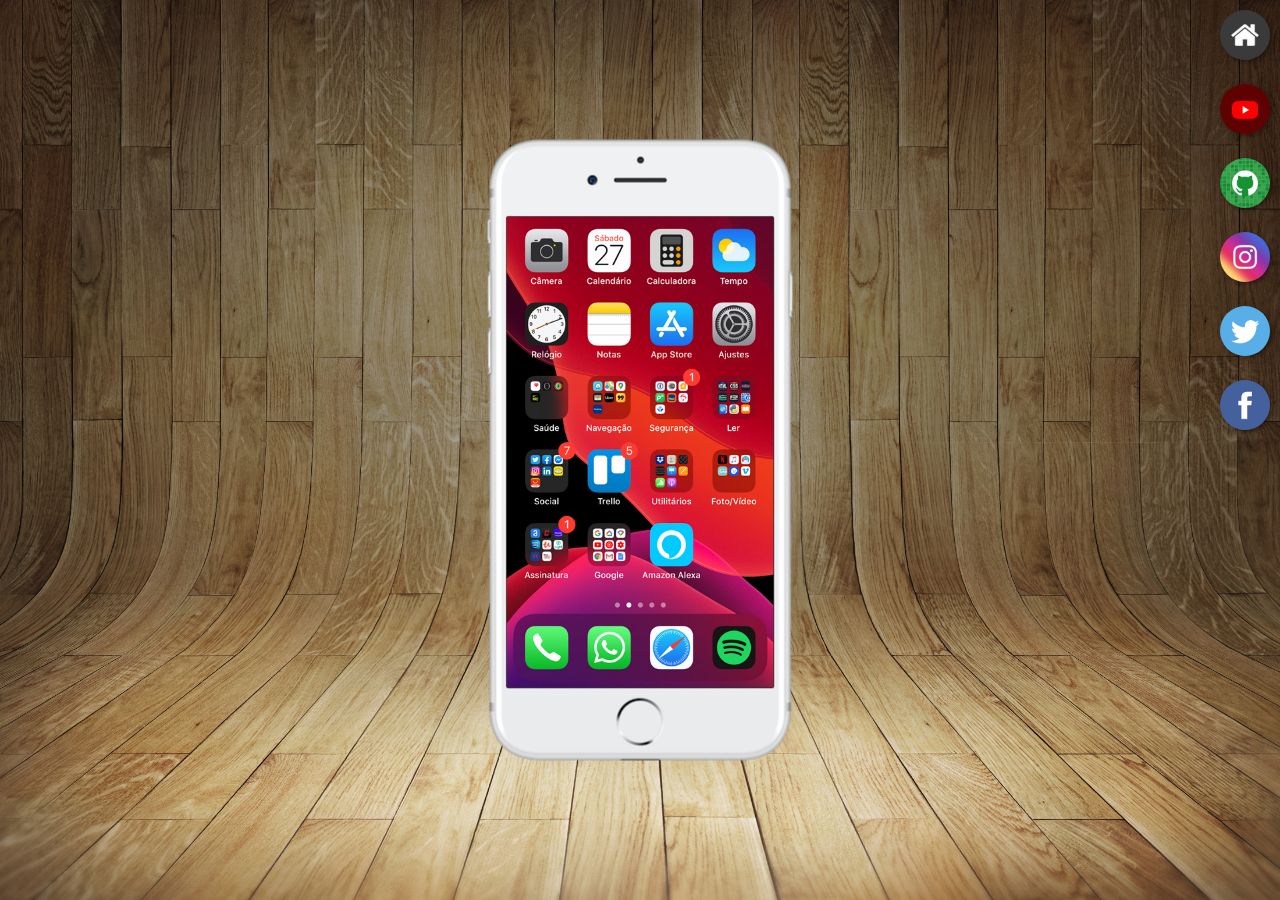
<file: index.html>
<!DOCTYPE html>
<html lang="pt-br">
<head>
    <meta charset="UTF-8">
    <meta name="viewport" content="width=device-width, initial-scale=1.0">
    <title>Projeto Redes Sociais</title>
    <link rel="shortcut icon" href="favicon.ico" type="image/x-icon">
    <link rel="stylesheet" href="estilos/style.css">
</head>
<body>
    <main>
        <section id="telefone">
            <iframe src="home.html" frameborder="0" name="tela" id="tela">
                Seu navegador não é compatível com isso
            </iframe>
        </section>
        <section id="redes-sociais">
            <a href="home.html" target="tela"><img src="imagens/logo-home.jpg" alt="Home"></a><br>
            <a href="youtube.html" target="tela"><img src="imagens/logo-youtube.jpg" alt="YouTube"></a><br>
            <a href="github.html" target="tela"><img src="imagens/logo-github.jpg" alt="Github"></a><br>
            <a href="instagram.html" target="tela"><img src="imagens/logo-instagram.jpg" alt="Instagram"></a><br>
            <a href="twitter.html" target="tela"><img src="imagens/logo-twitter.jpg" alt="Twitter"></a><br>
            <a href="facebook.html" target="tela"><img src="imagens/logo-facebook.jpg" alt="Facebook"></a><br>
        </section>
    </main>
</body>
</html>
</file>
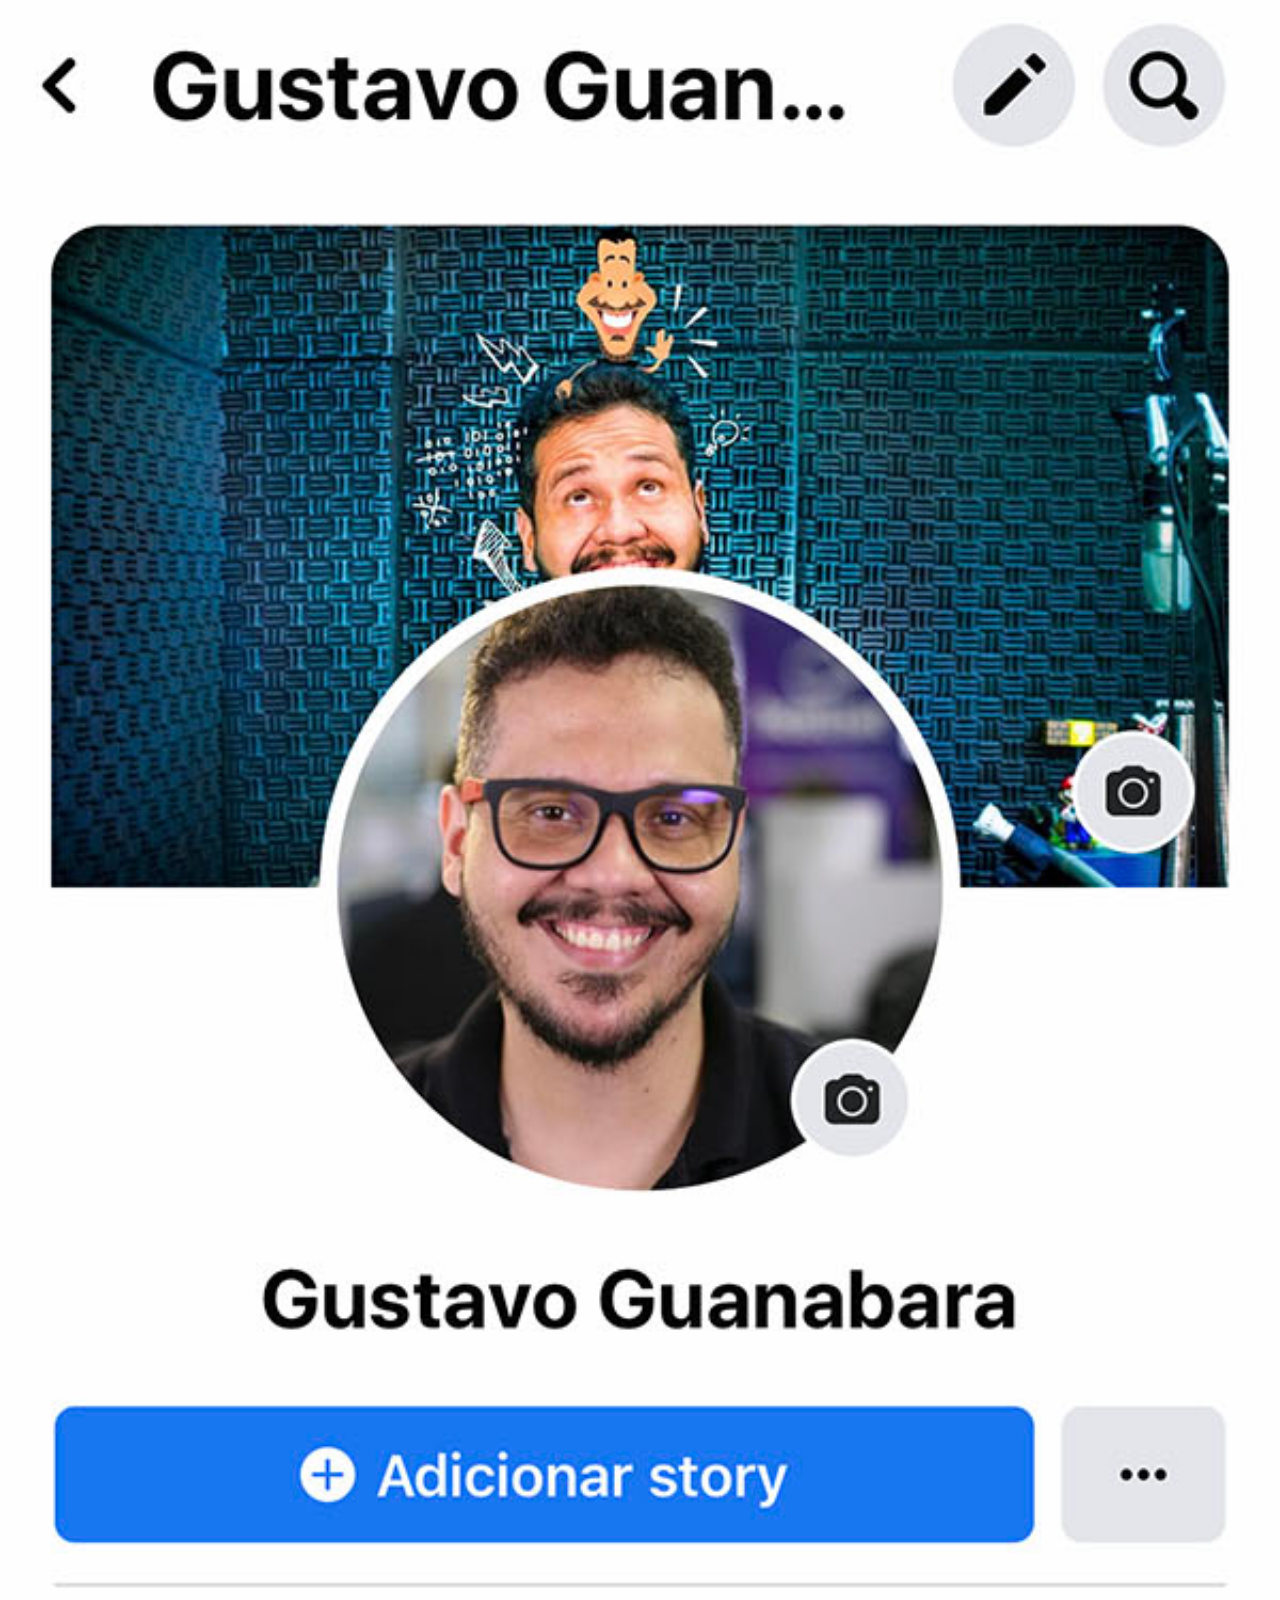
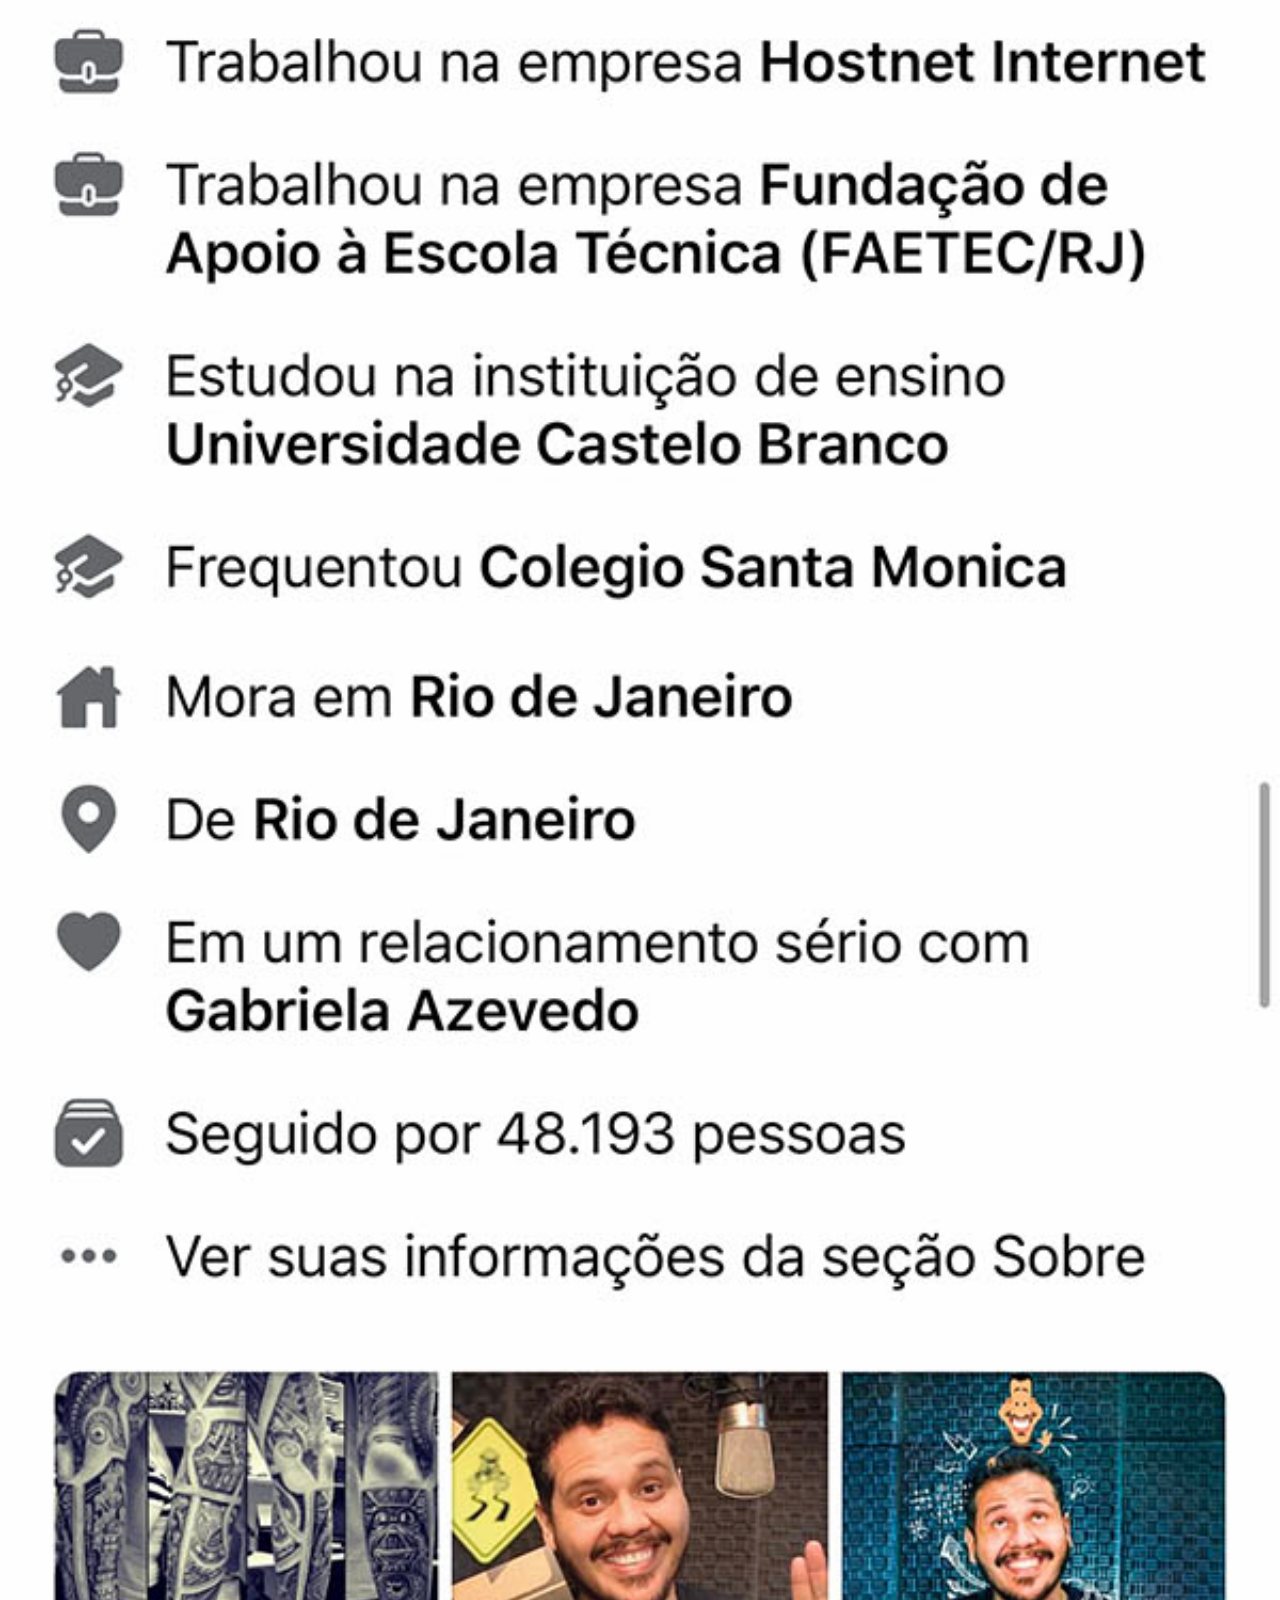
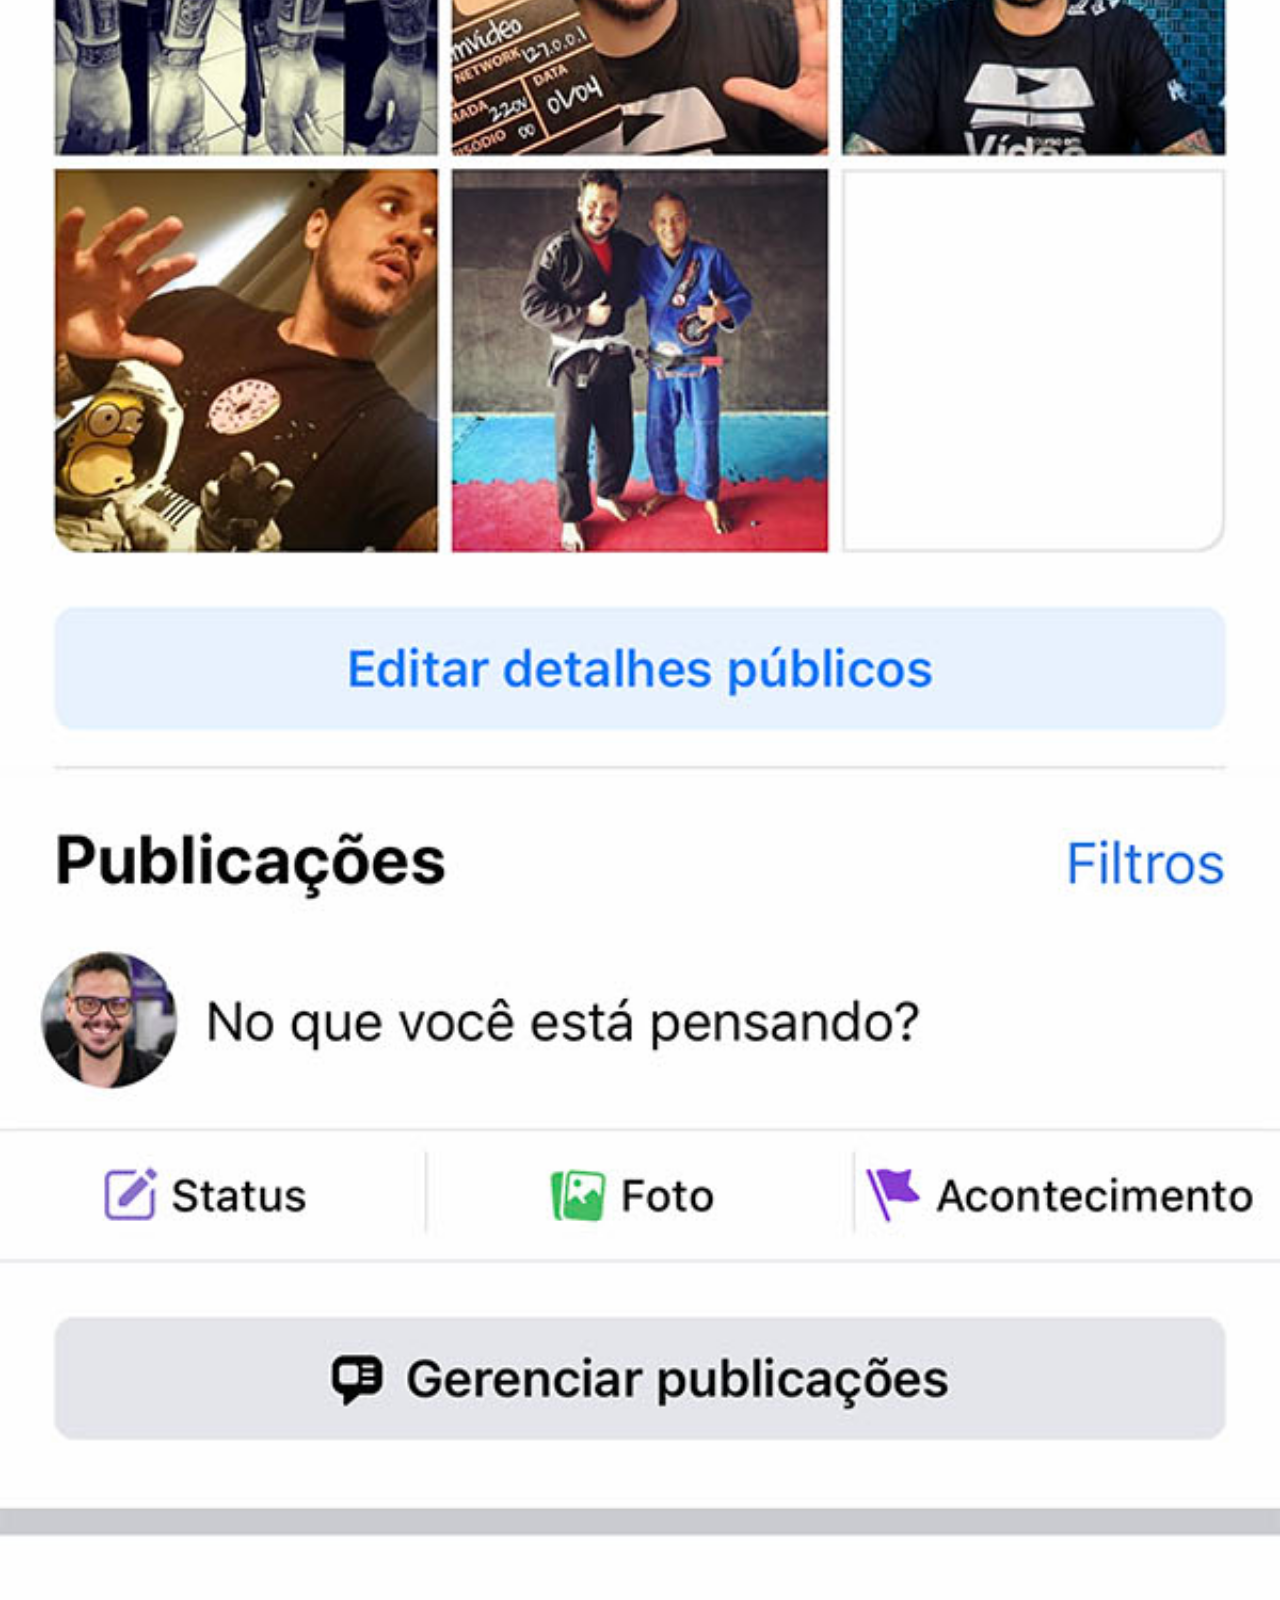
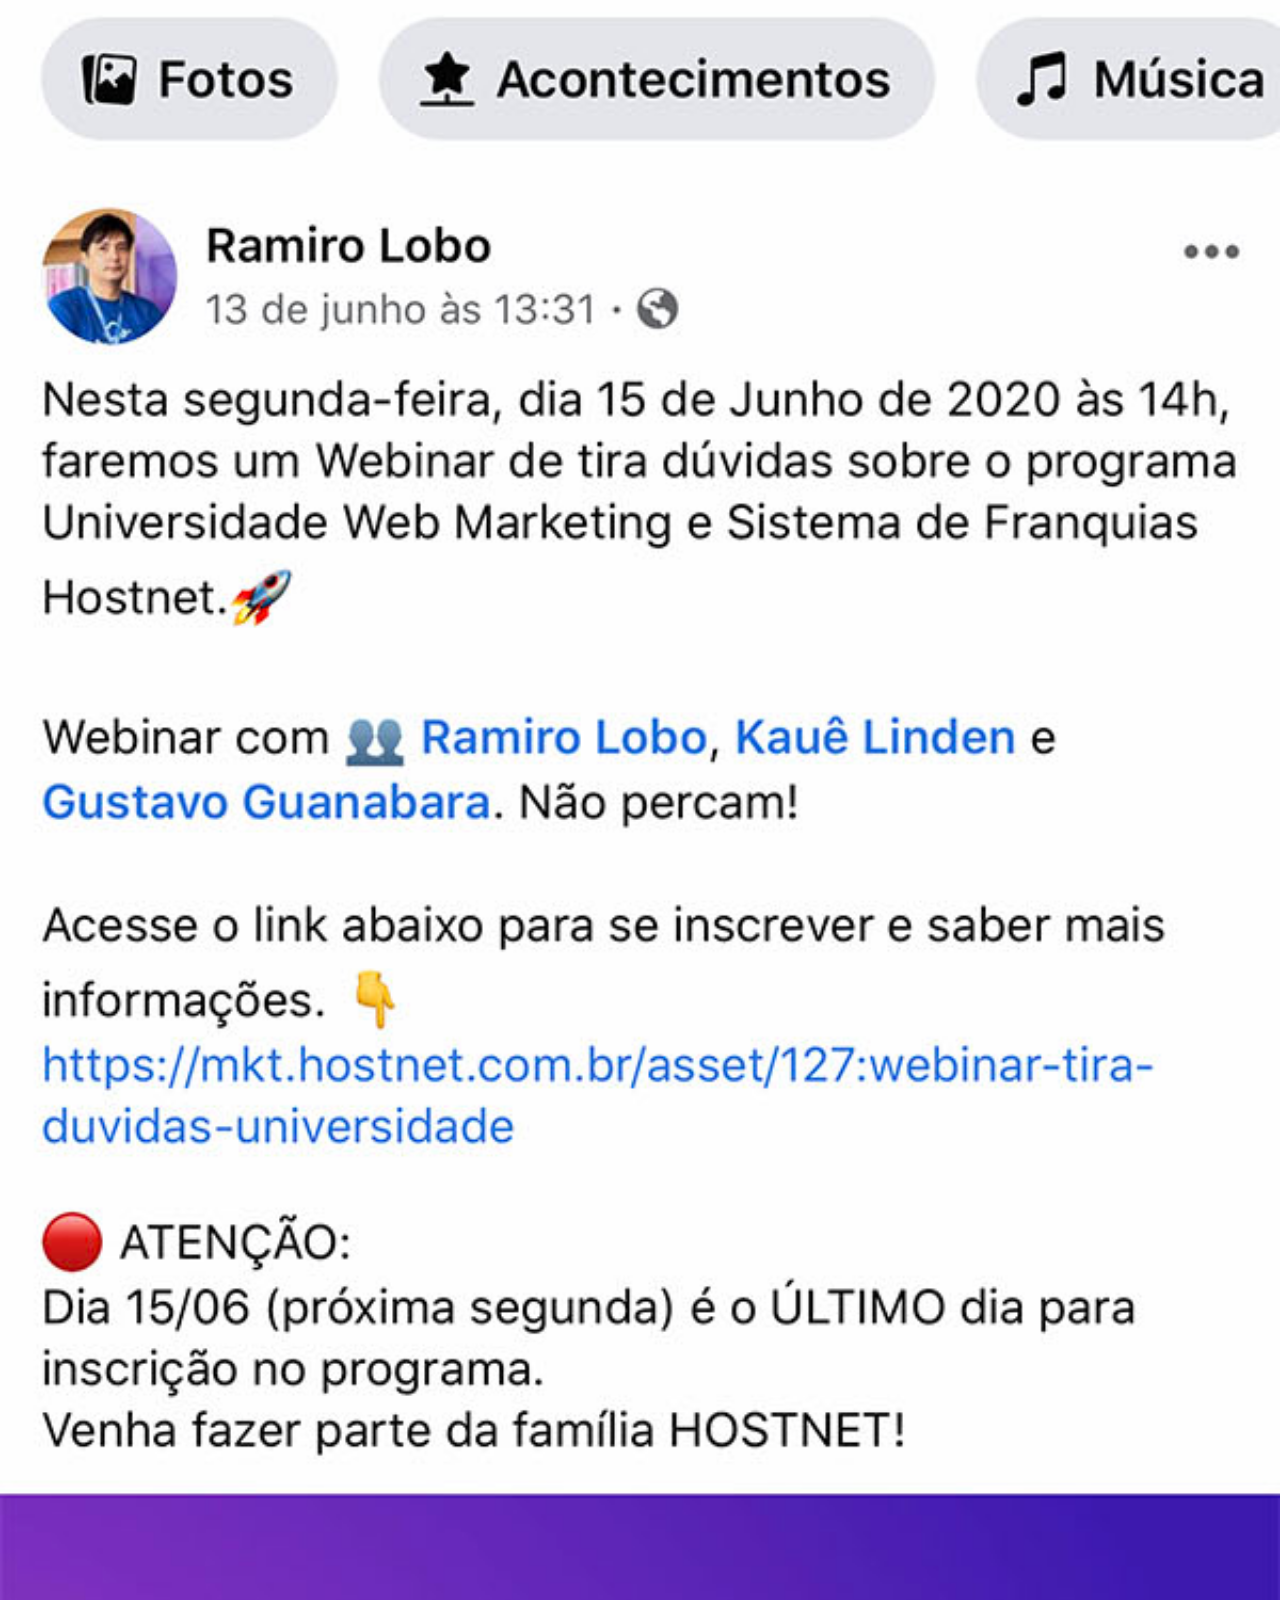
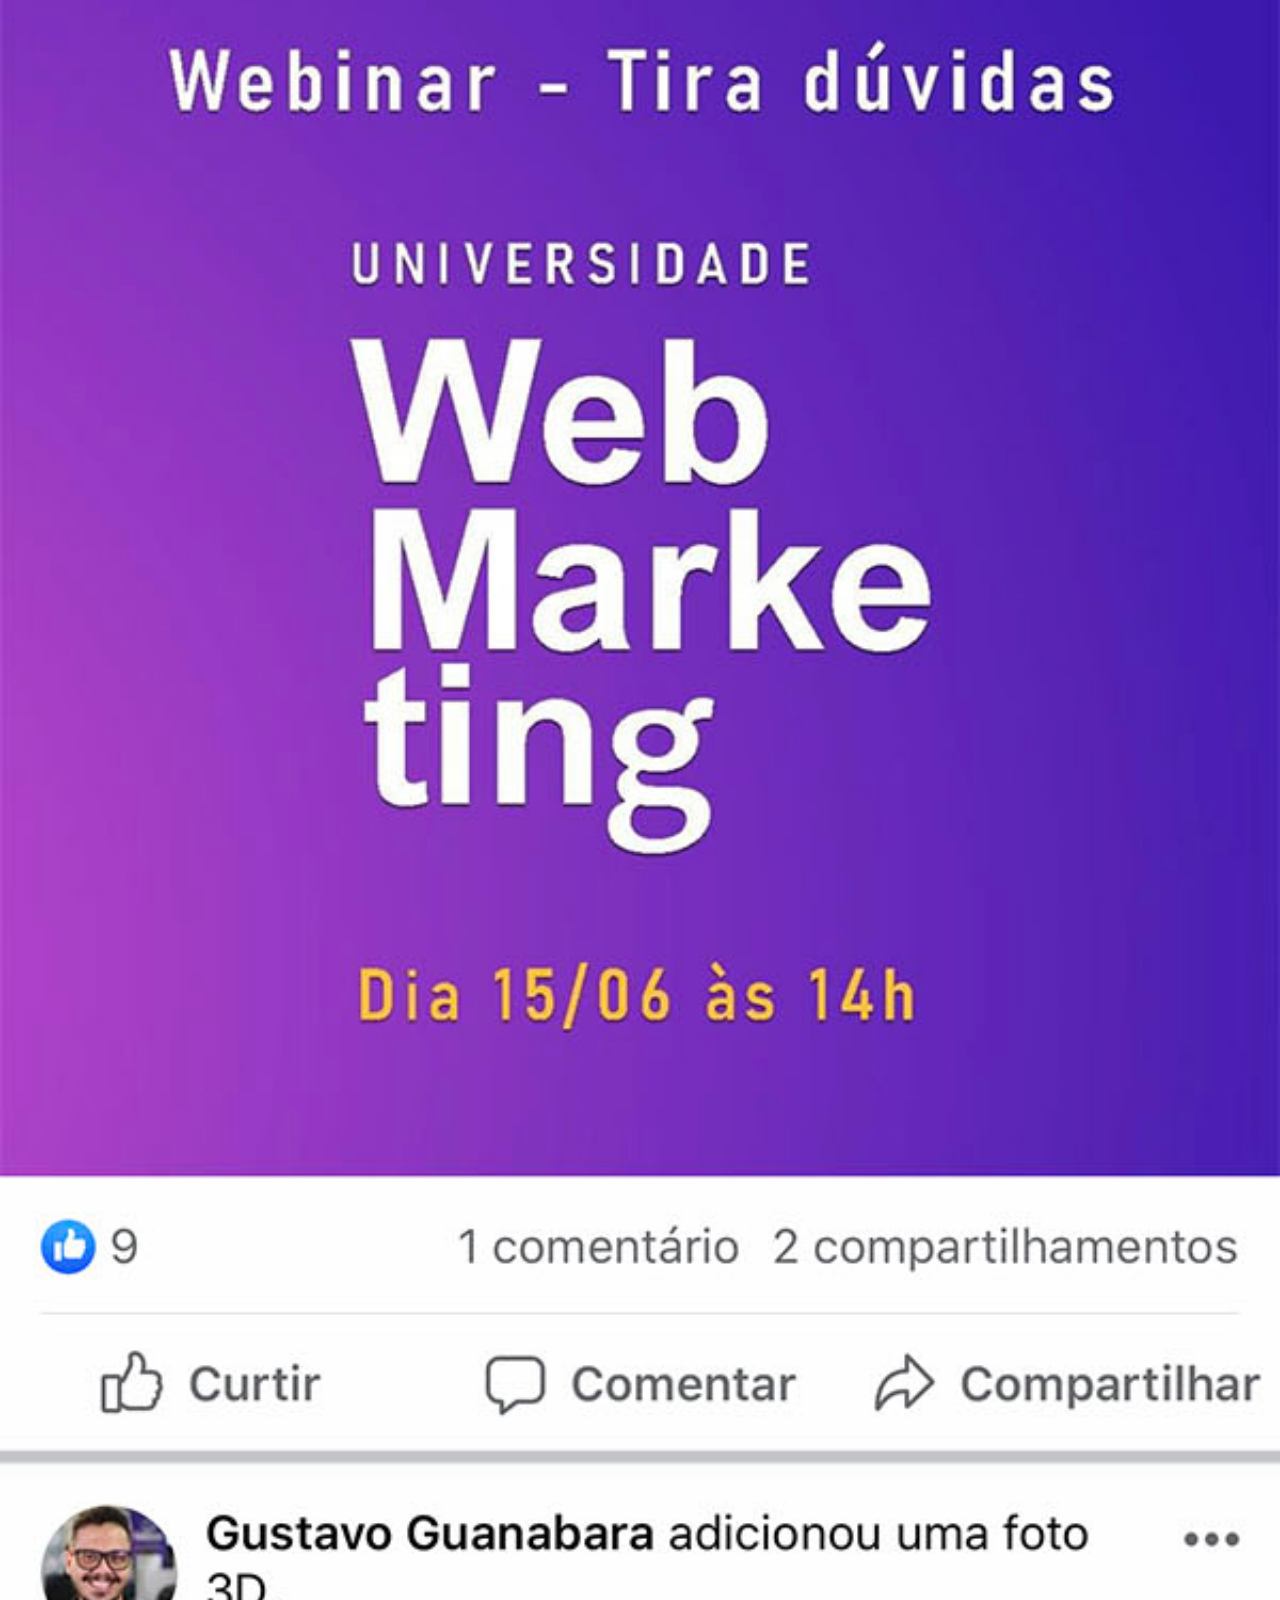
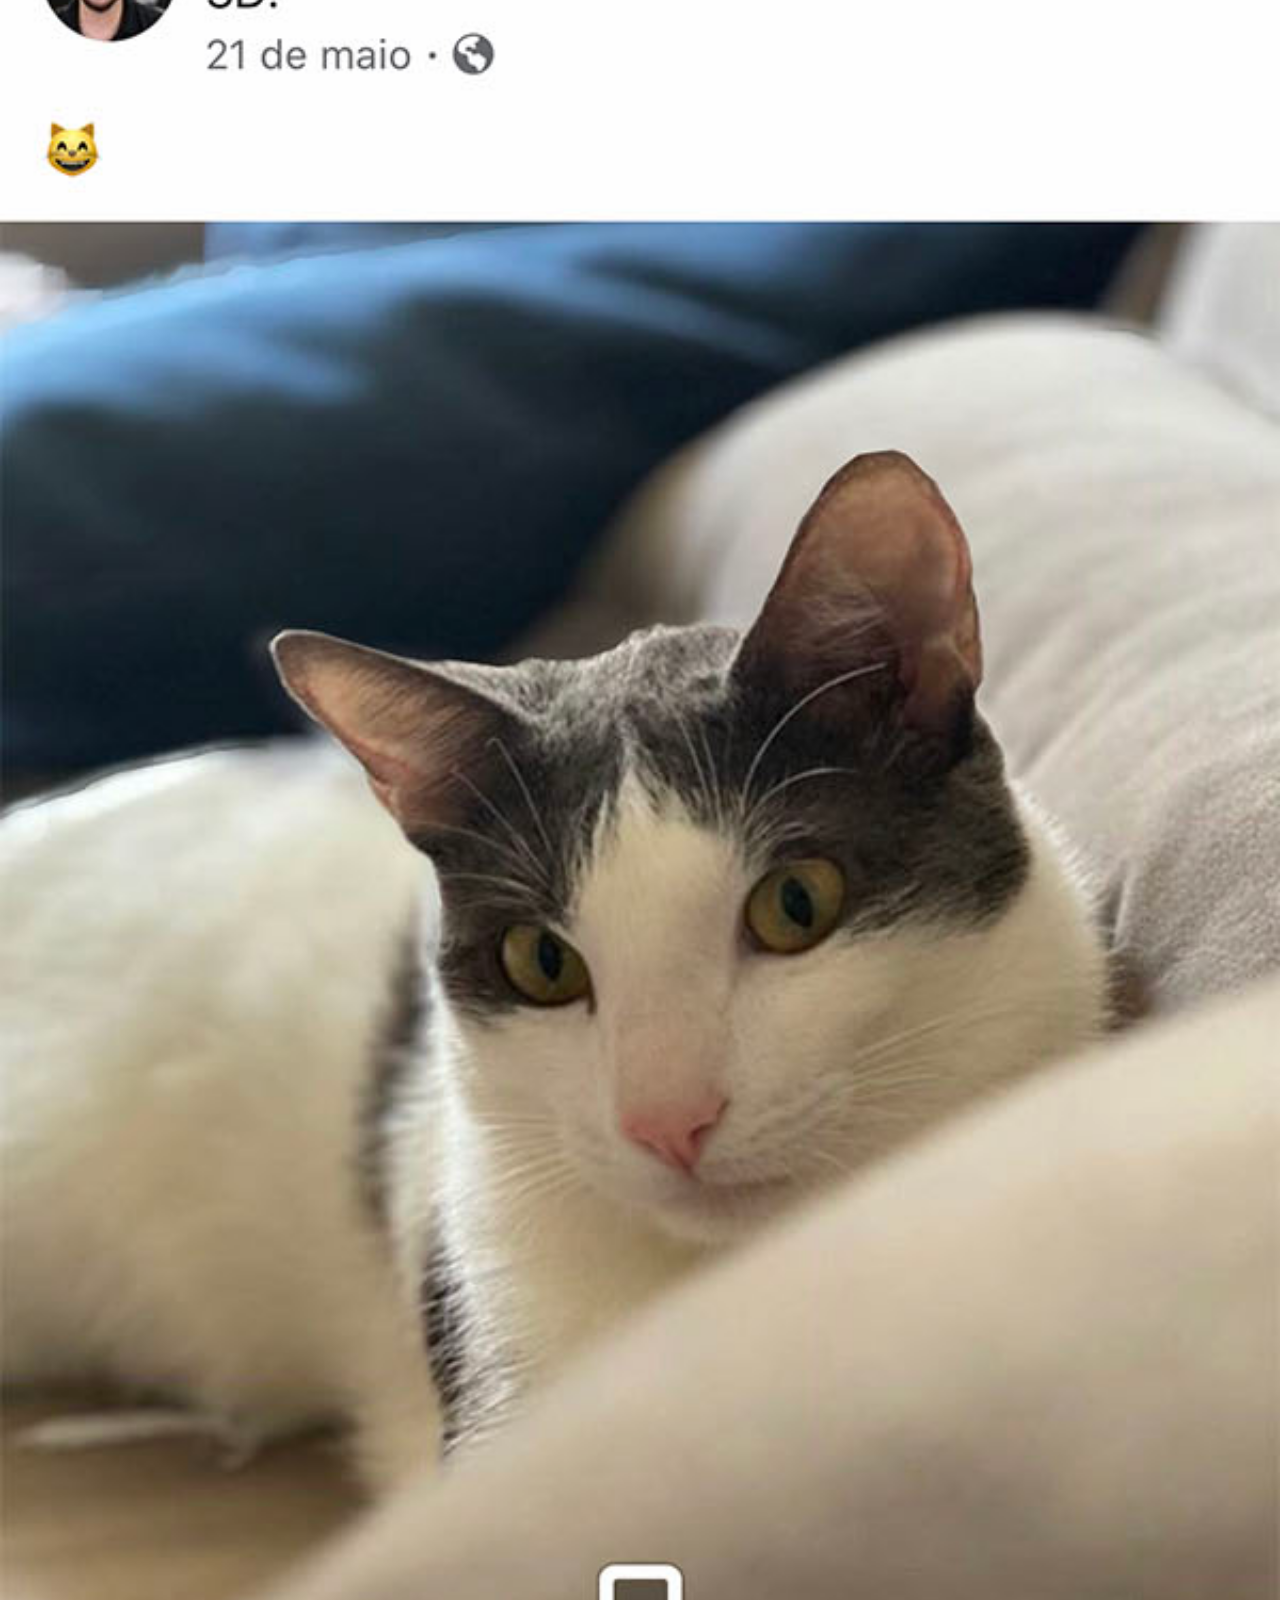
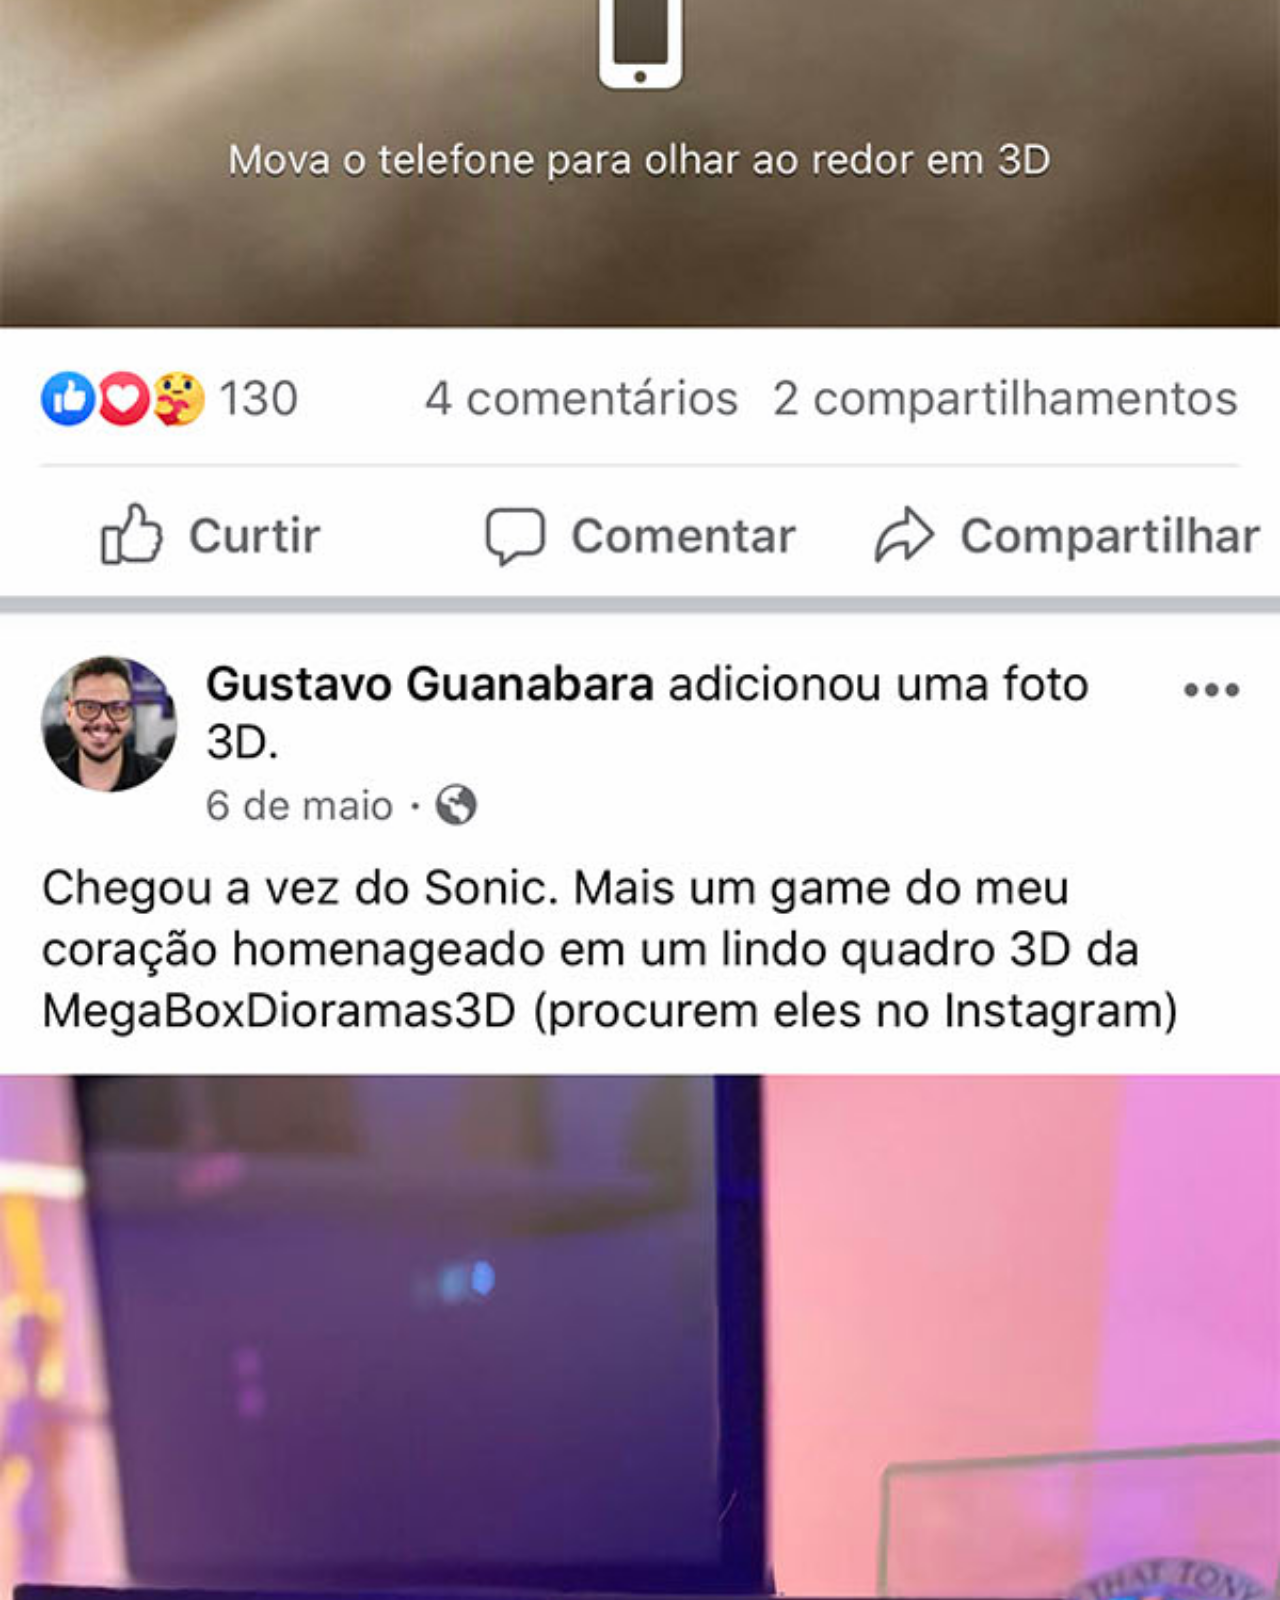
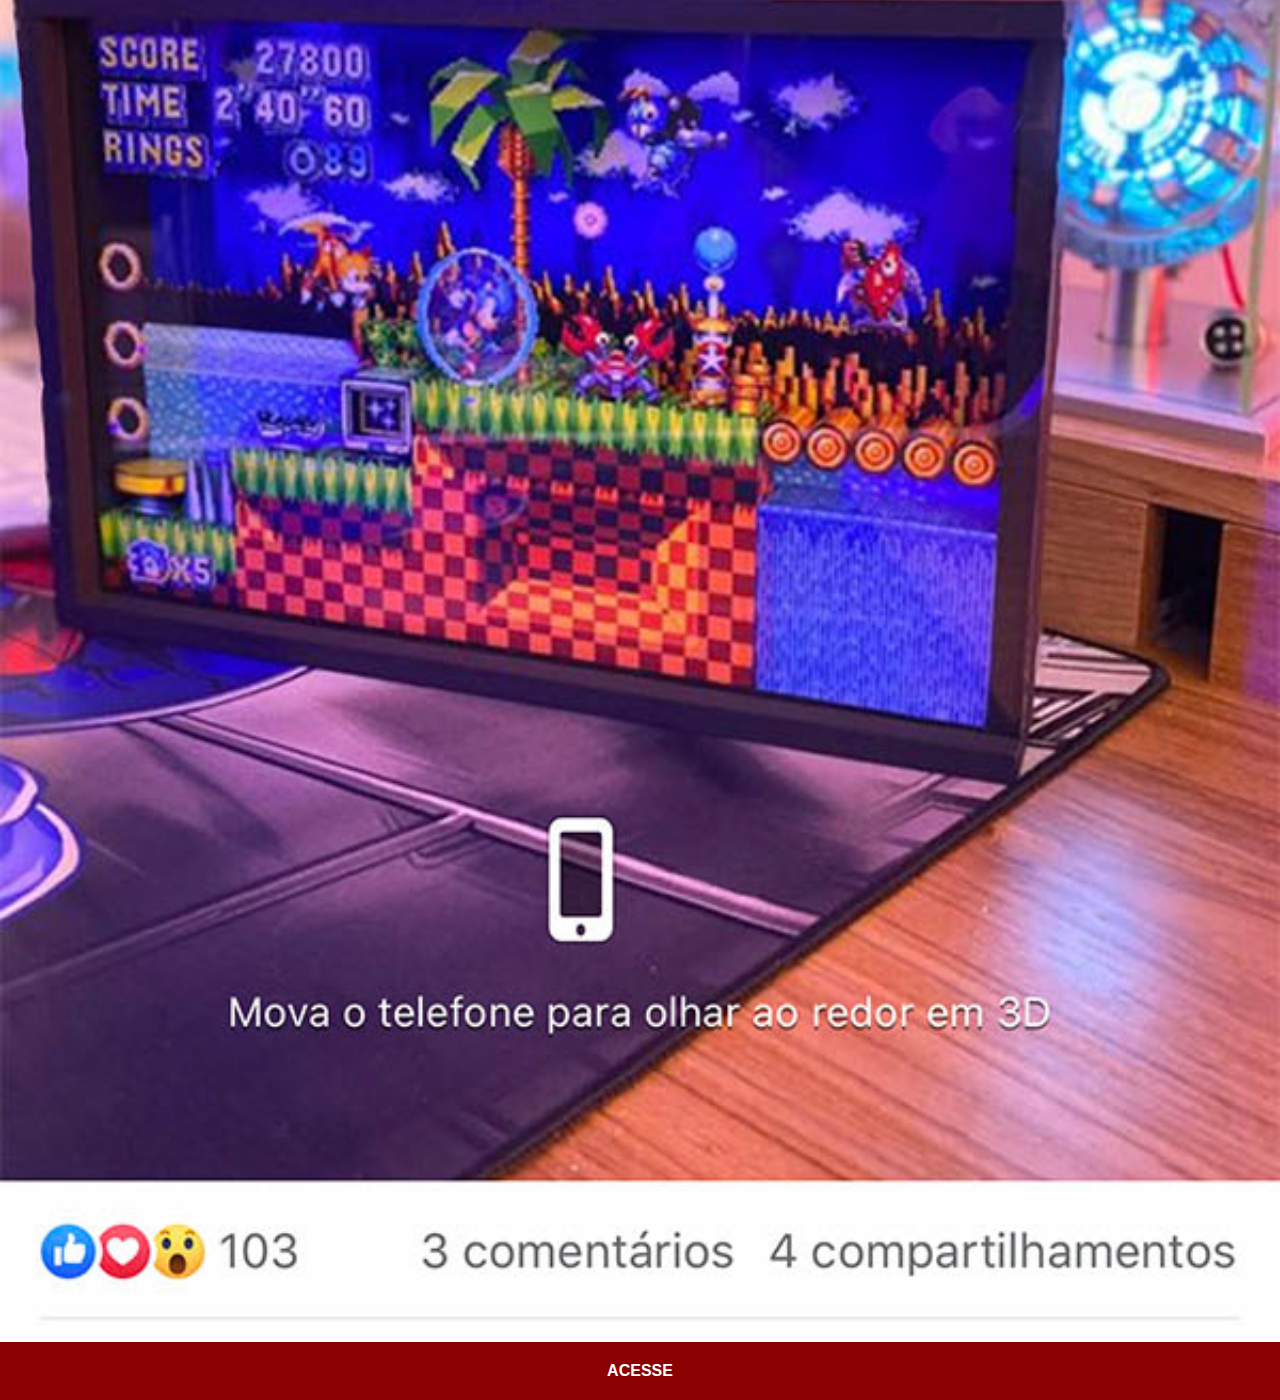
<file: facebook.html>
<!DOCTYPE html>
<html lang="pt-br">
<head>
    <meta charset="UTF-8">
    <meta name="viewport" content="width=device-width, initial-scale=1.0">
    <title>Facebook</title>
    <link rel="stylesheet" href="estilos/social.css">
</head>
<body>
    <img src="imagens/tela-facebook.jpg" alt="Facebook">
    <a href="https://www.facebook.com/gustavoguanabara/?locale=pt_BR" target="_blank">ACESSE</a>
</body>
</html>
</file>
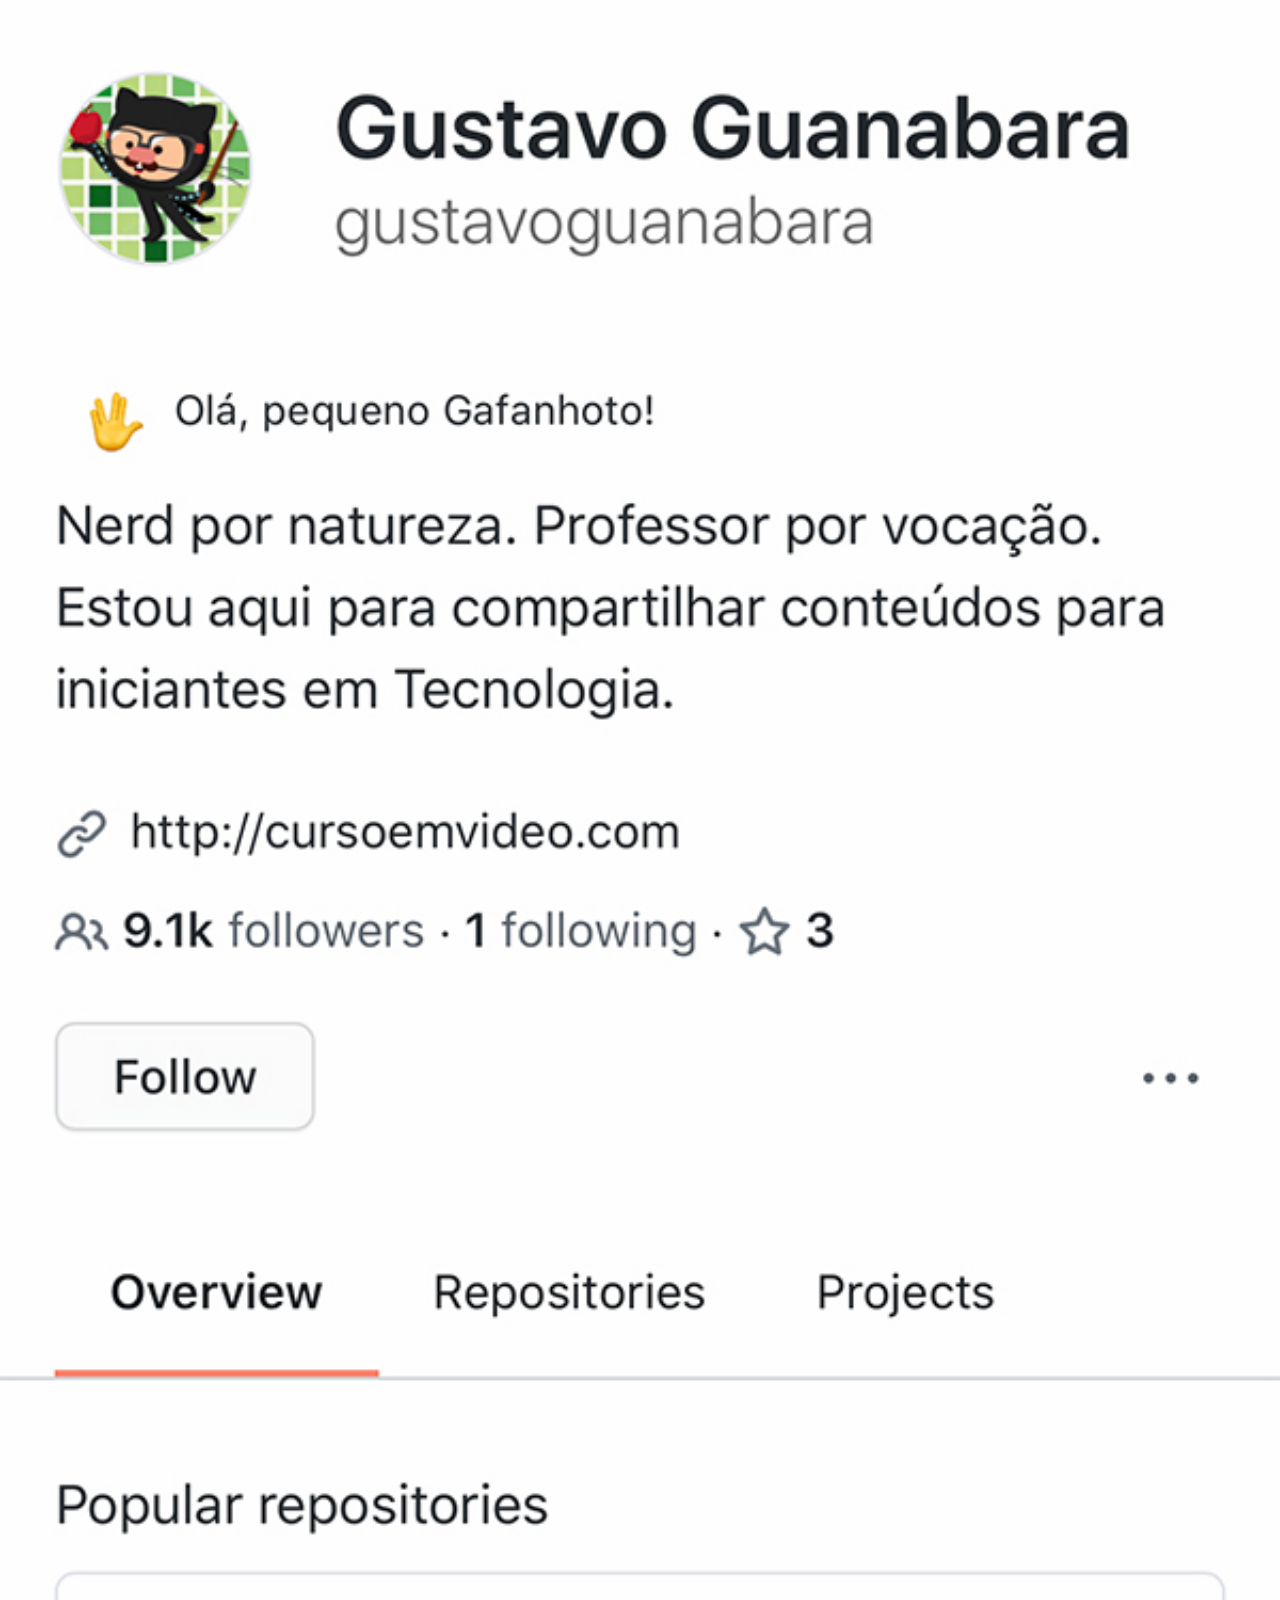
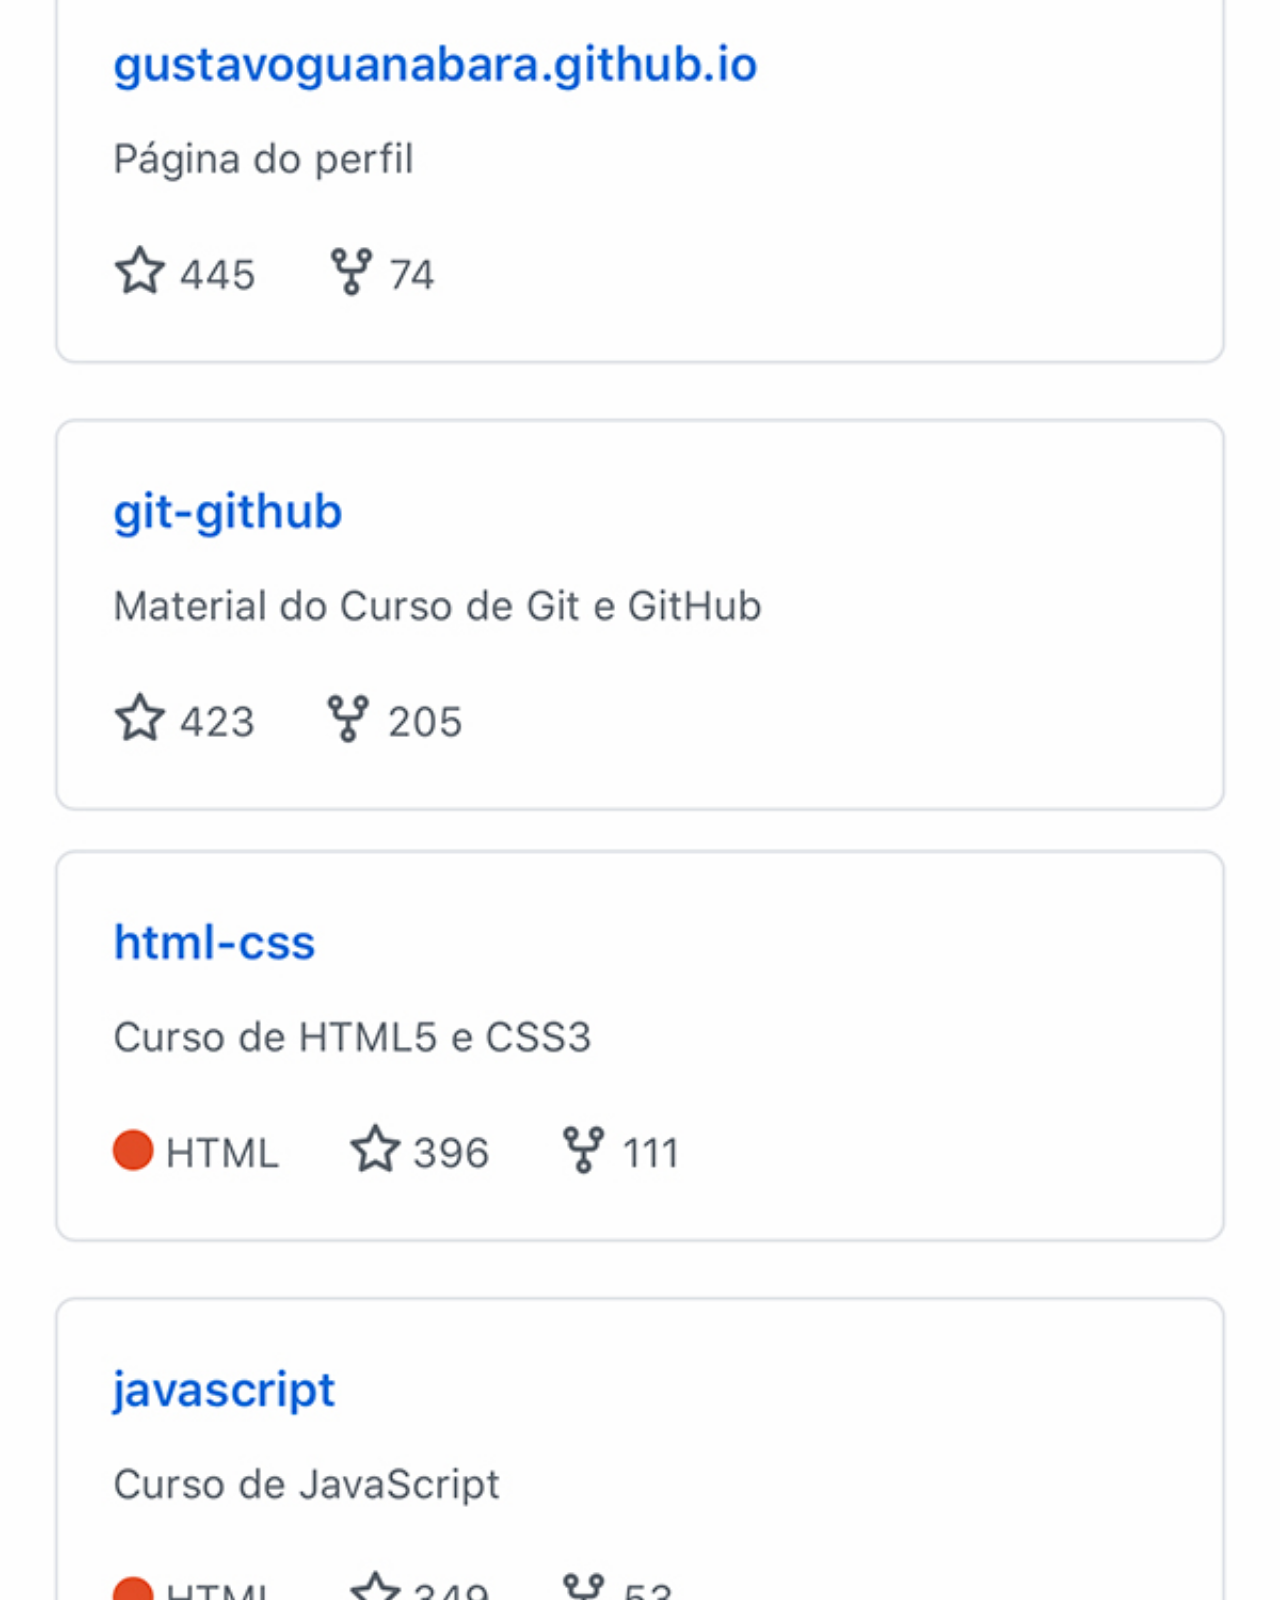
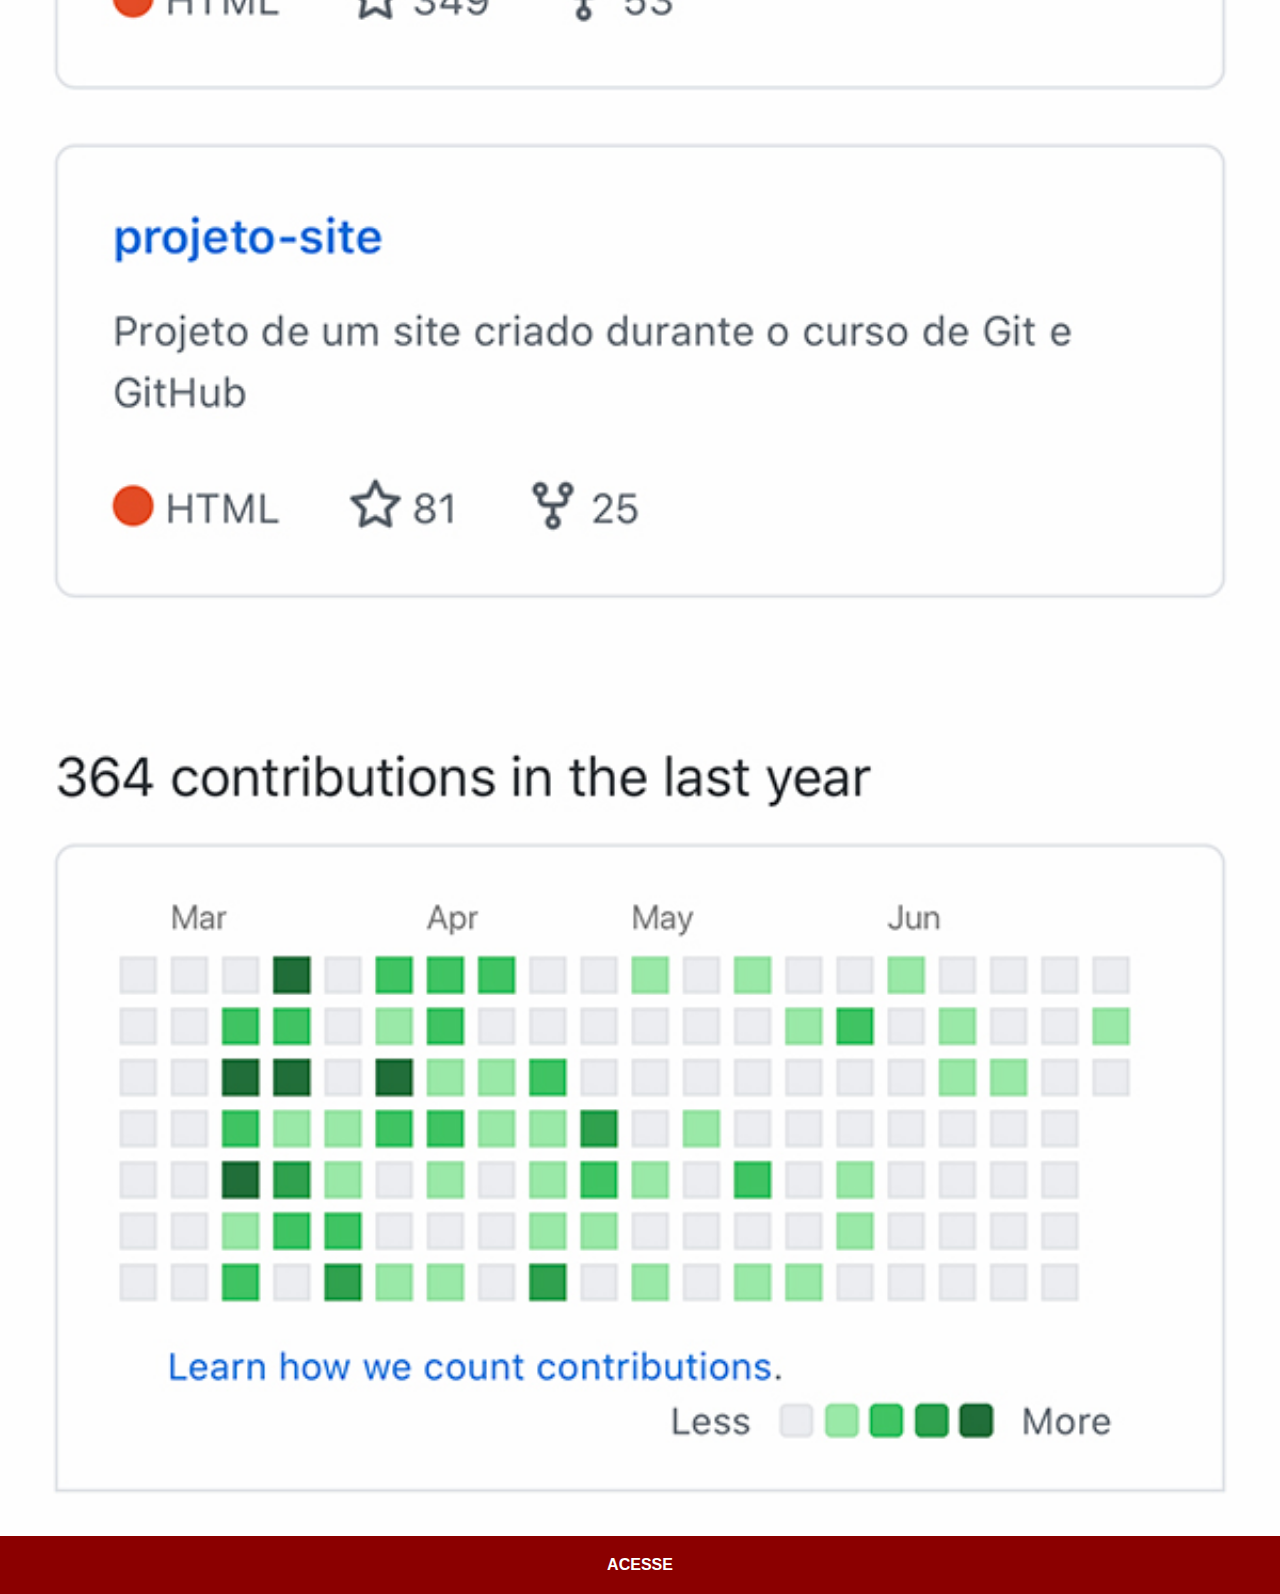
<file: github.html>
<!DOCTYPE html>
<html lang="pt-br">
<head>
    <meta charset="UTF-8">
    <meta name="viewport" content="width=device-width, initial-scale=1.0">
    <title>Github</title>
    <link rel="stylesheet" href="estilos/social.css">
</head>
<body>
    <img src="imagens/tela-github.jpg" alt="Github">
    <a href="https://github.com/gustavoguanabara" target="_blank">ACESSE</a>
</body>
</html>
</file>
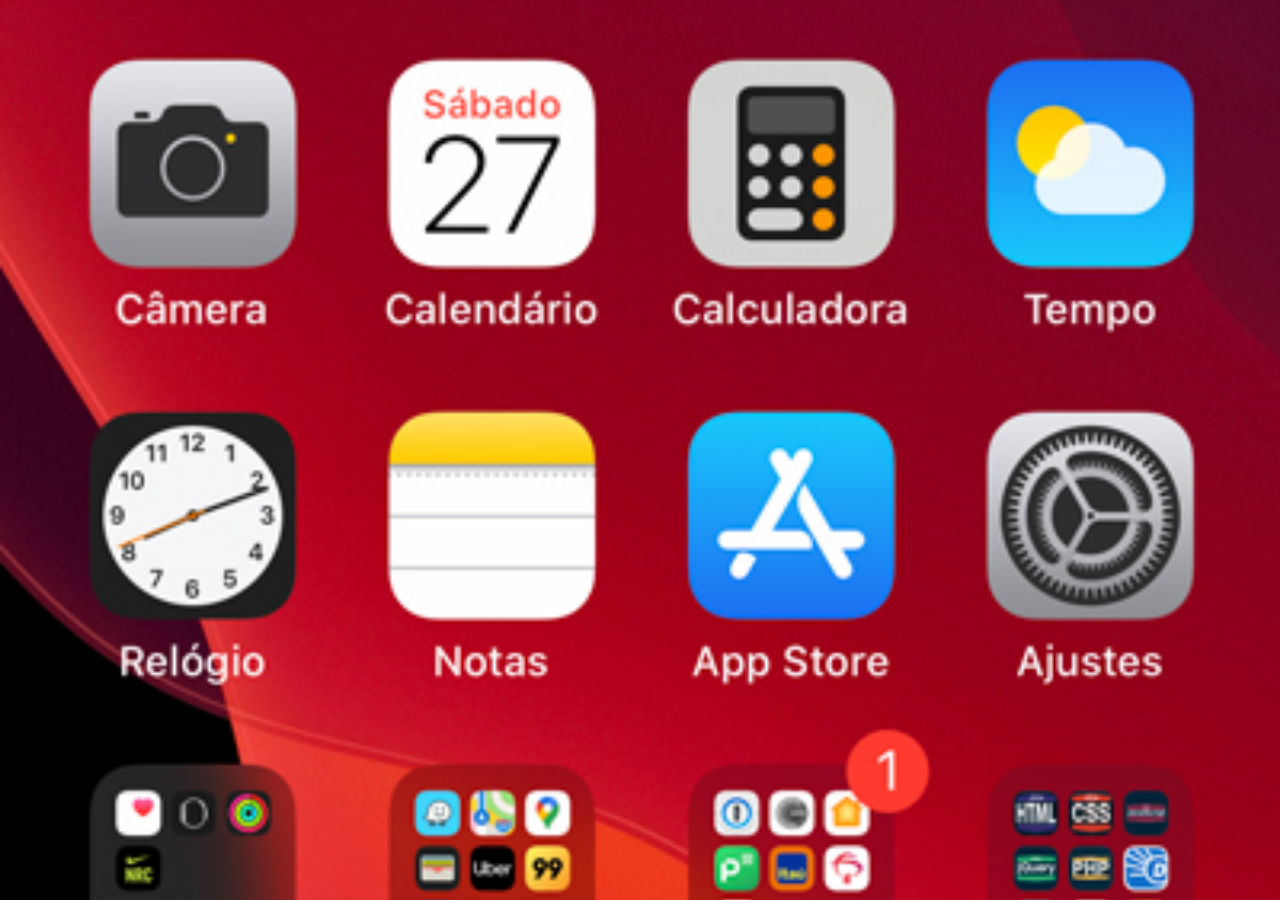
<file: home.html>
<!DOCTYPE html>
<html lang="pt-br">
<head>
    <meta charset="UTF-8">
    <meta name="viewport" content="width=device-width, initial-scale=1.0">
    <title>Home</title>
</head>
<body>
    <style>
        * {
            margin: 0px;
            padding: 0px;
        }
        body {
            width: 100vw;
            height: 100vh;
            background: black url(imagens/tela-home.jpg) no-repeat top center;
            background-size: cover;
        }
    </style>
</body>
</html>
</file>
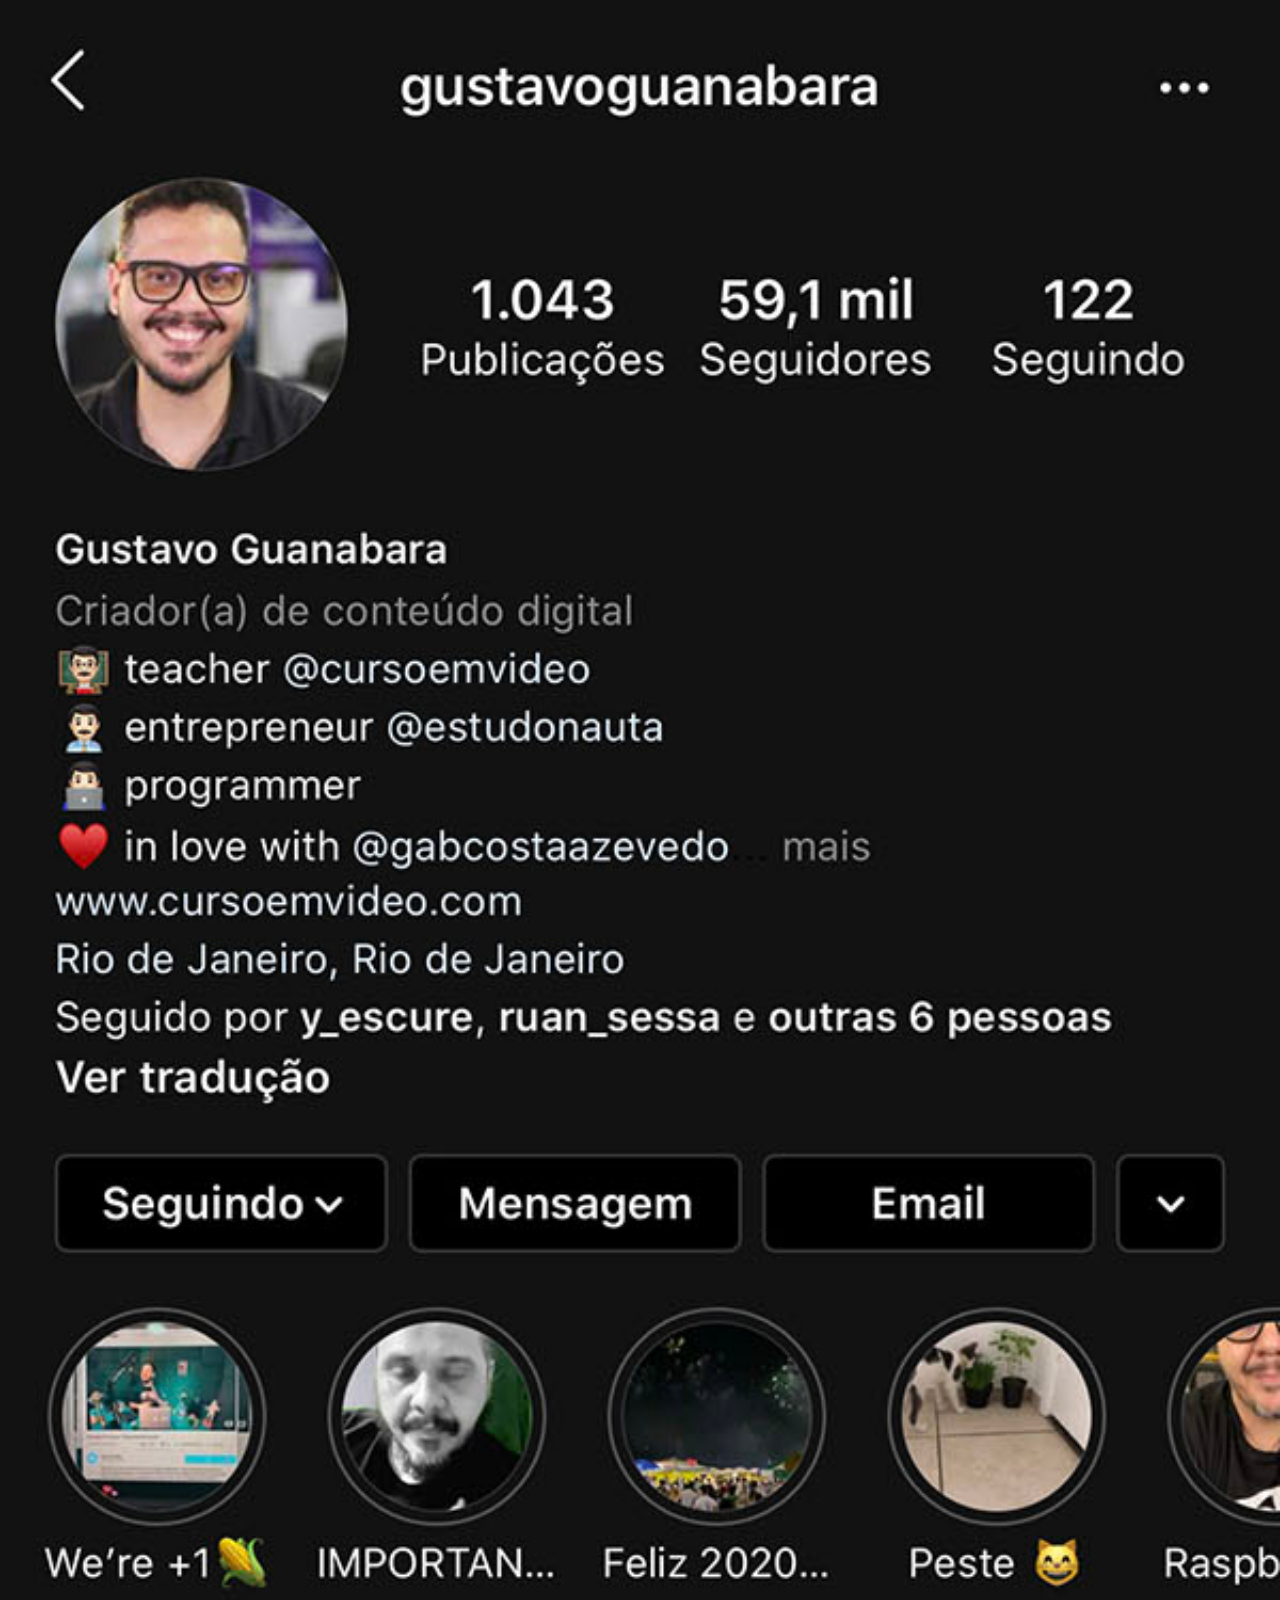
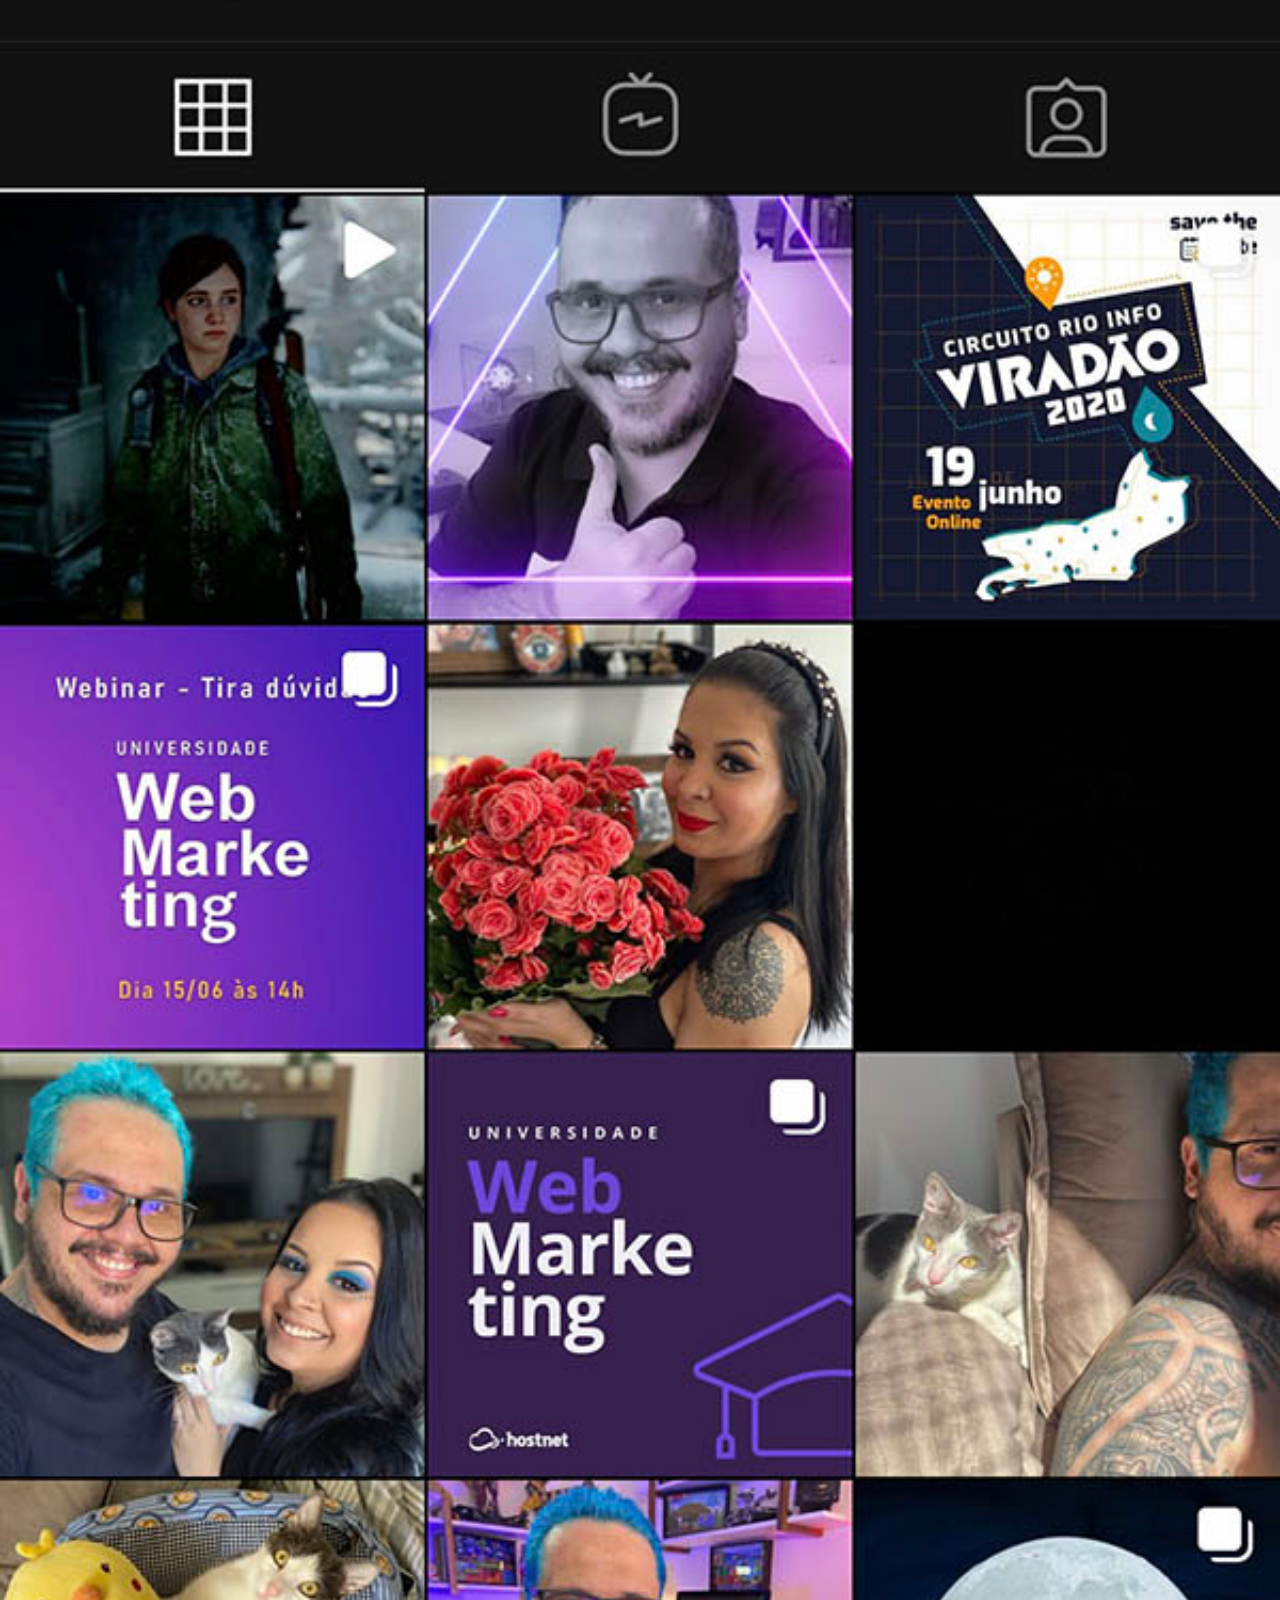
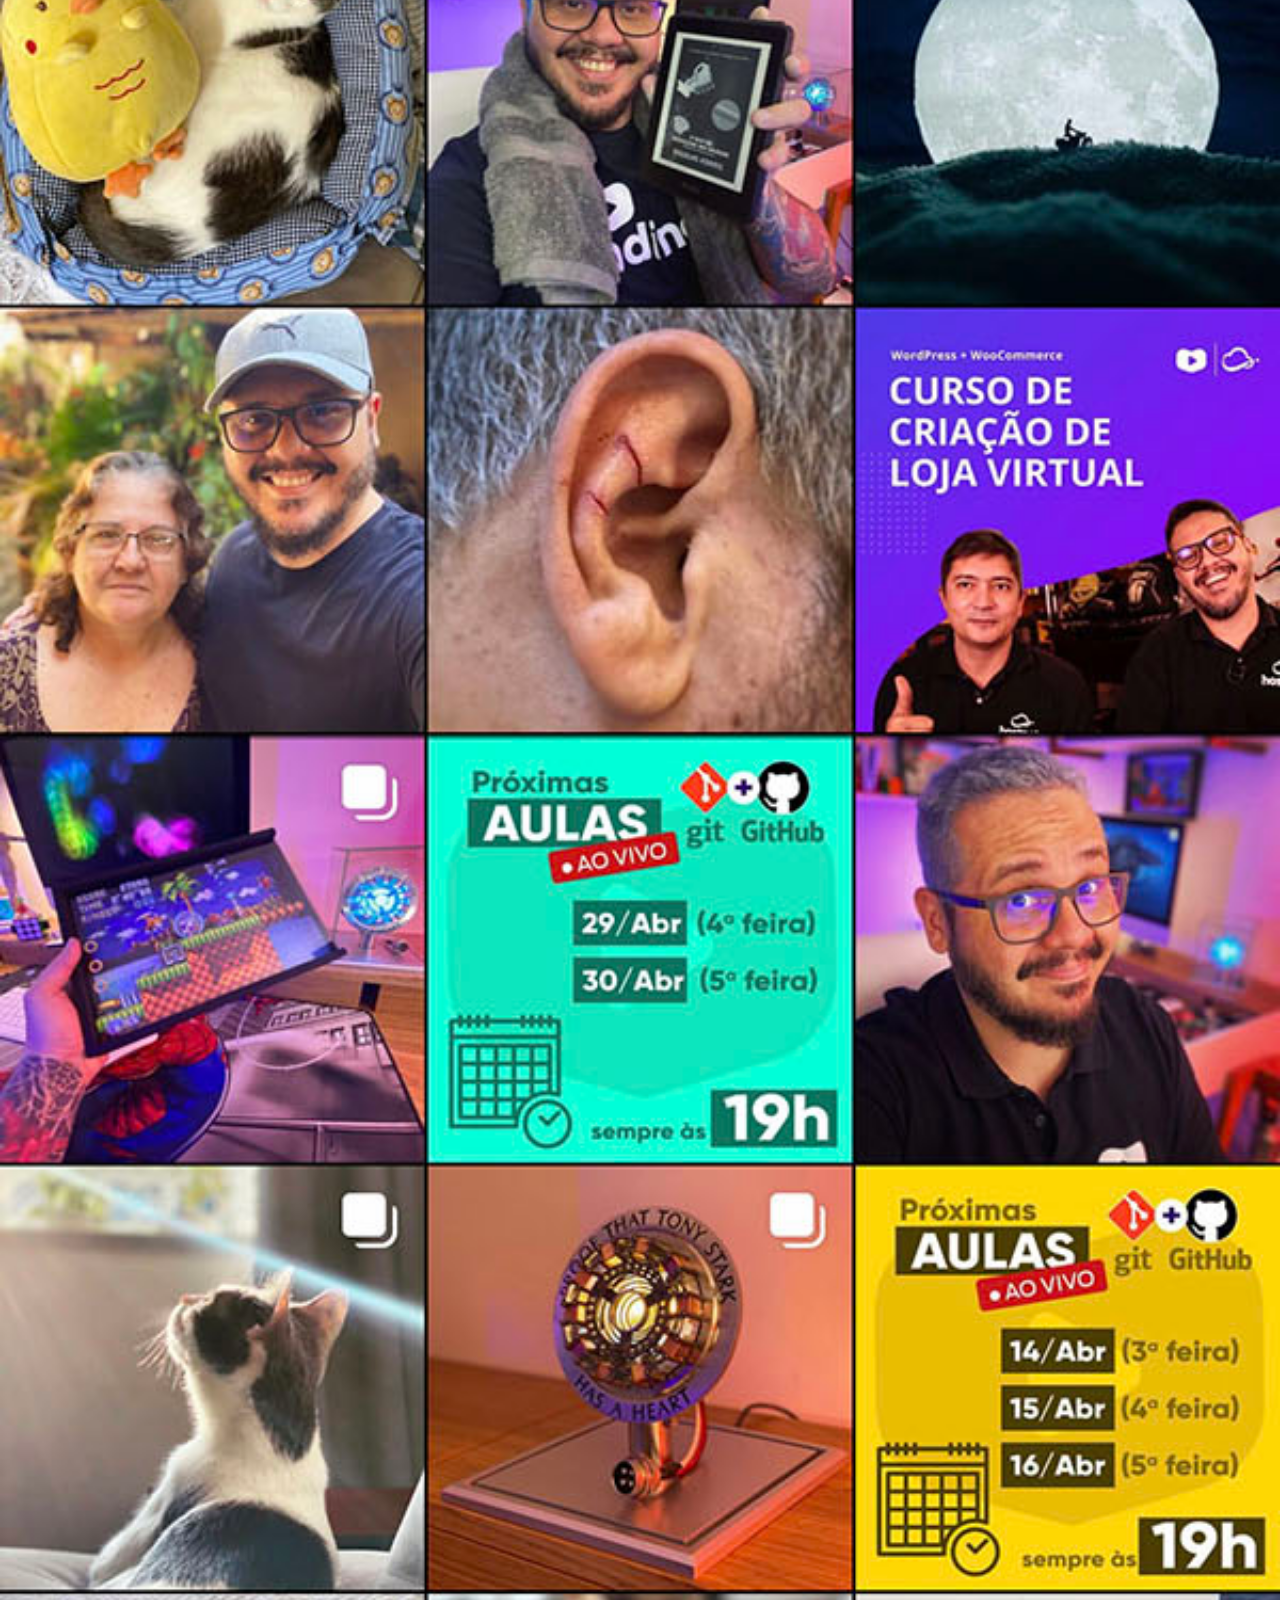
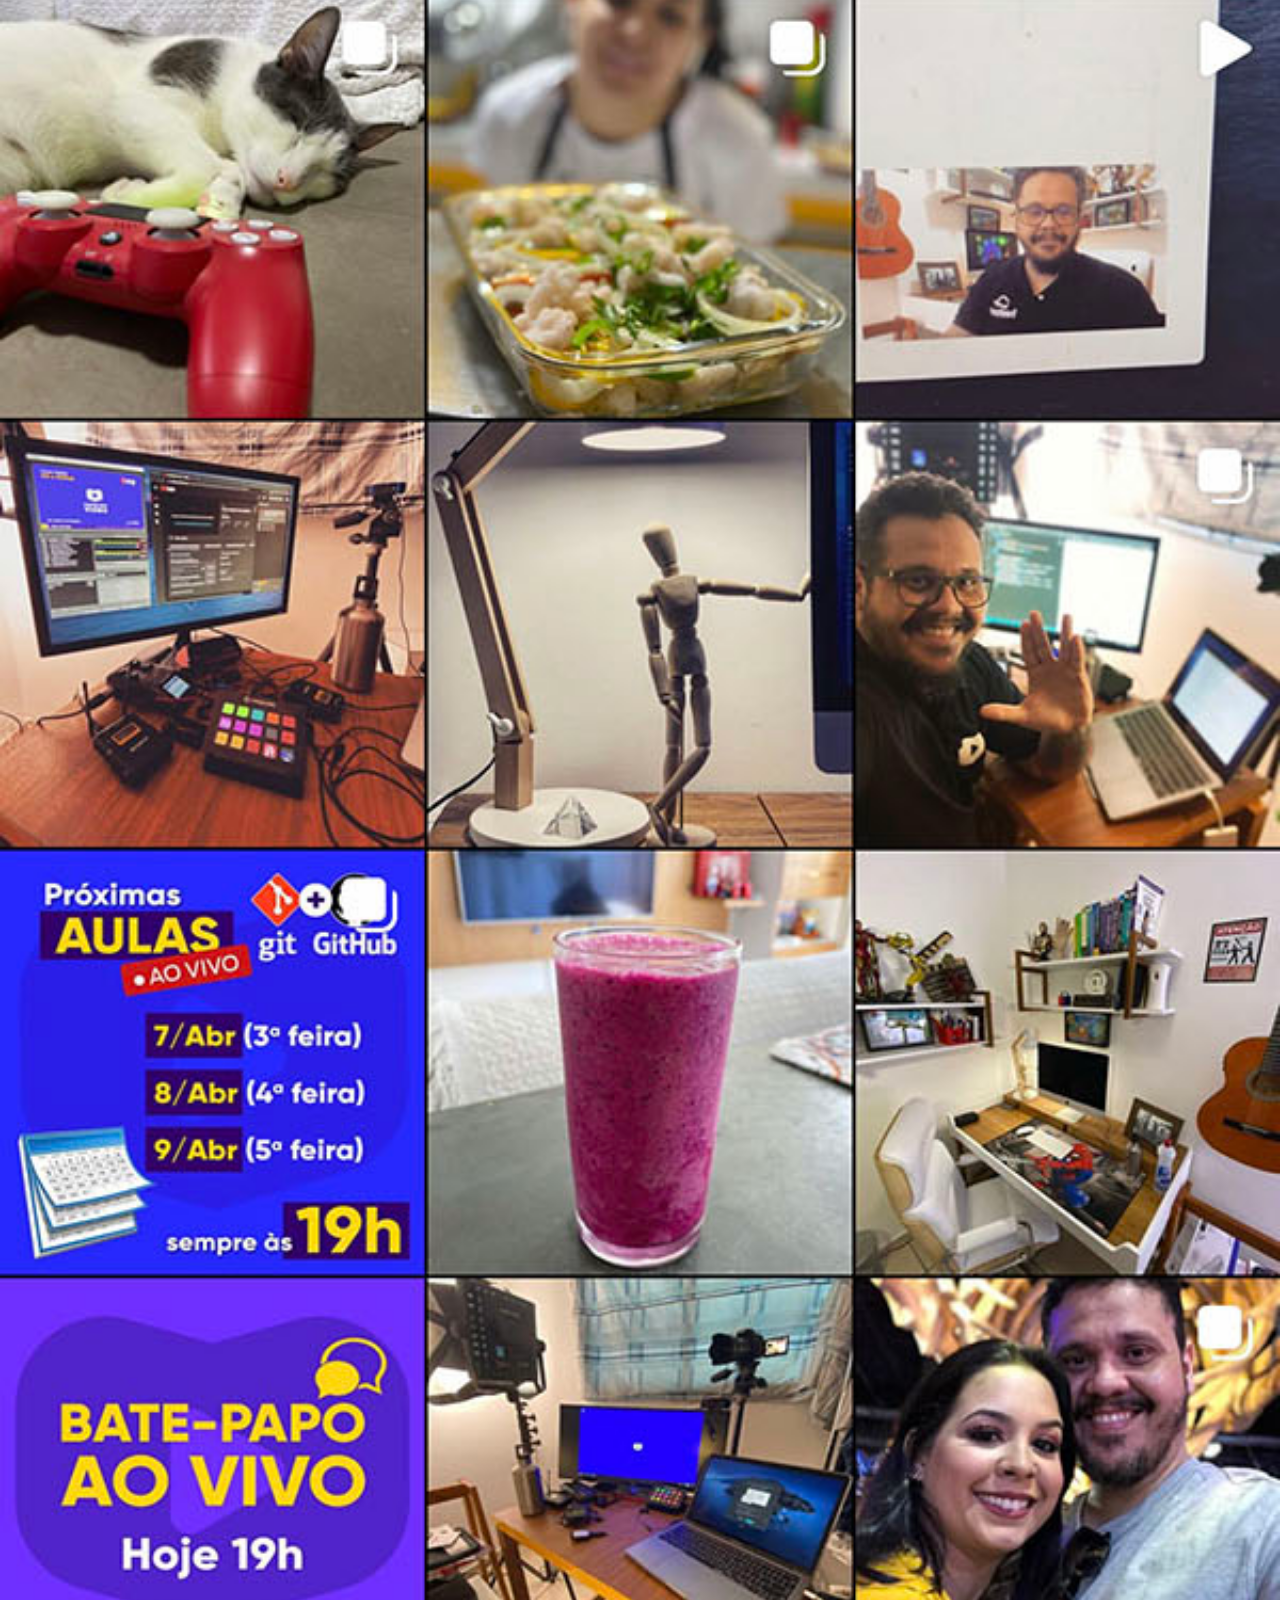
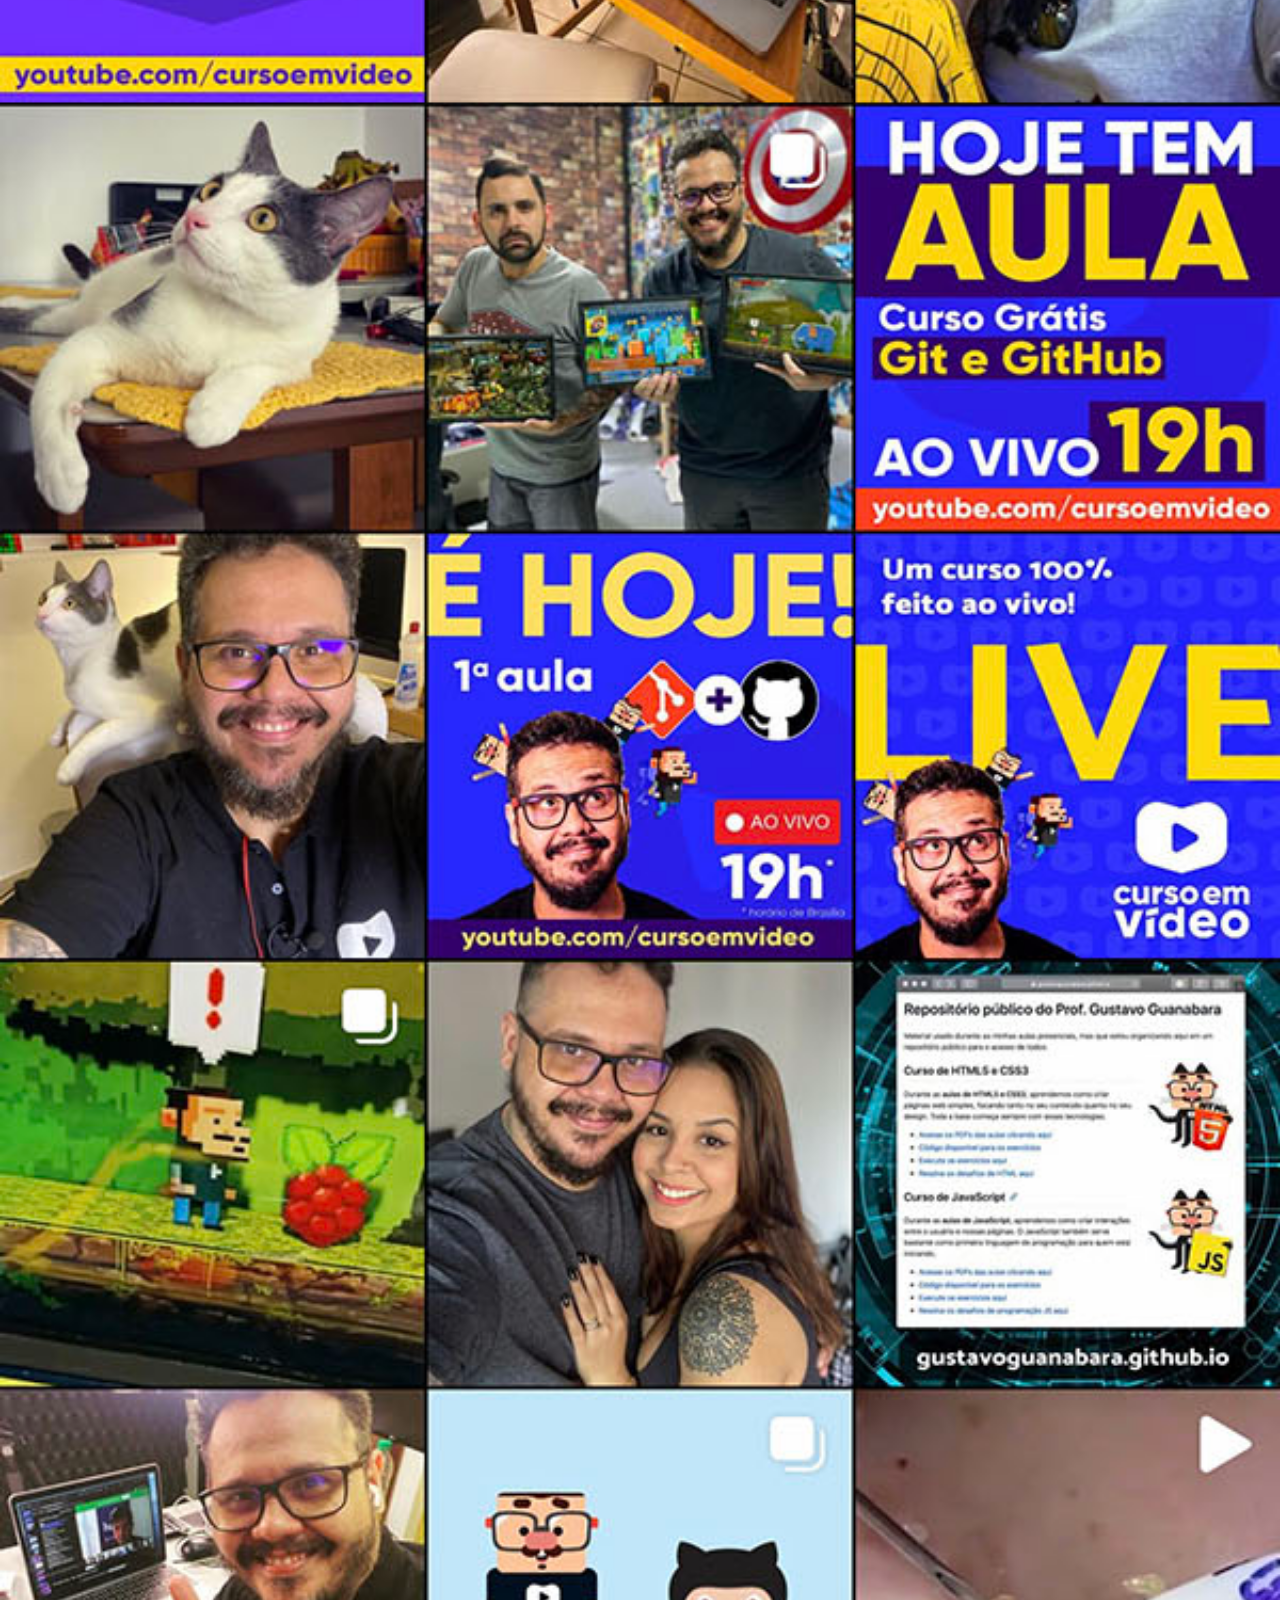
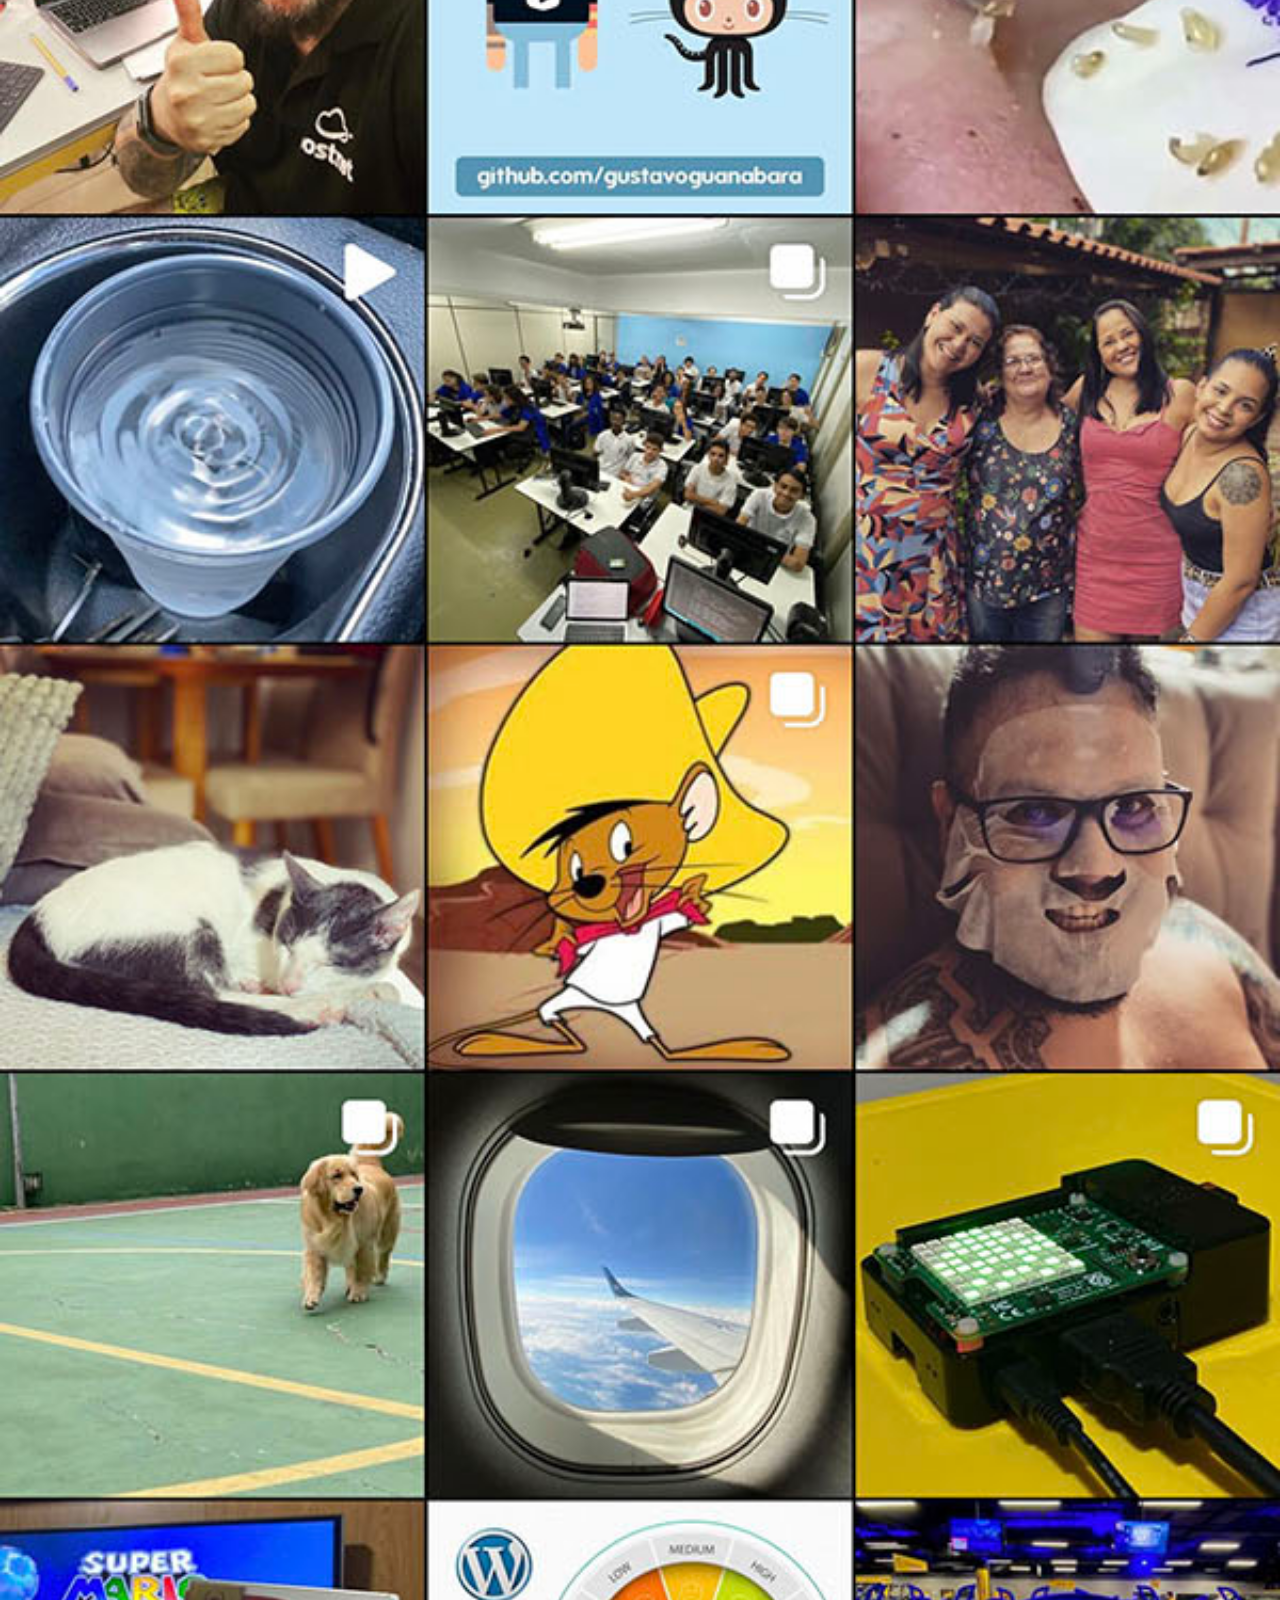
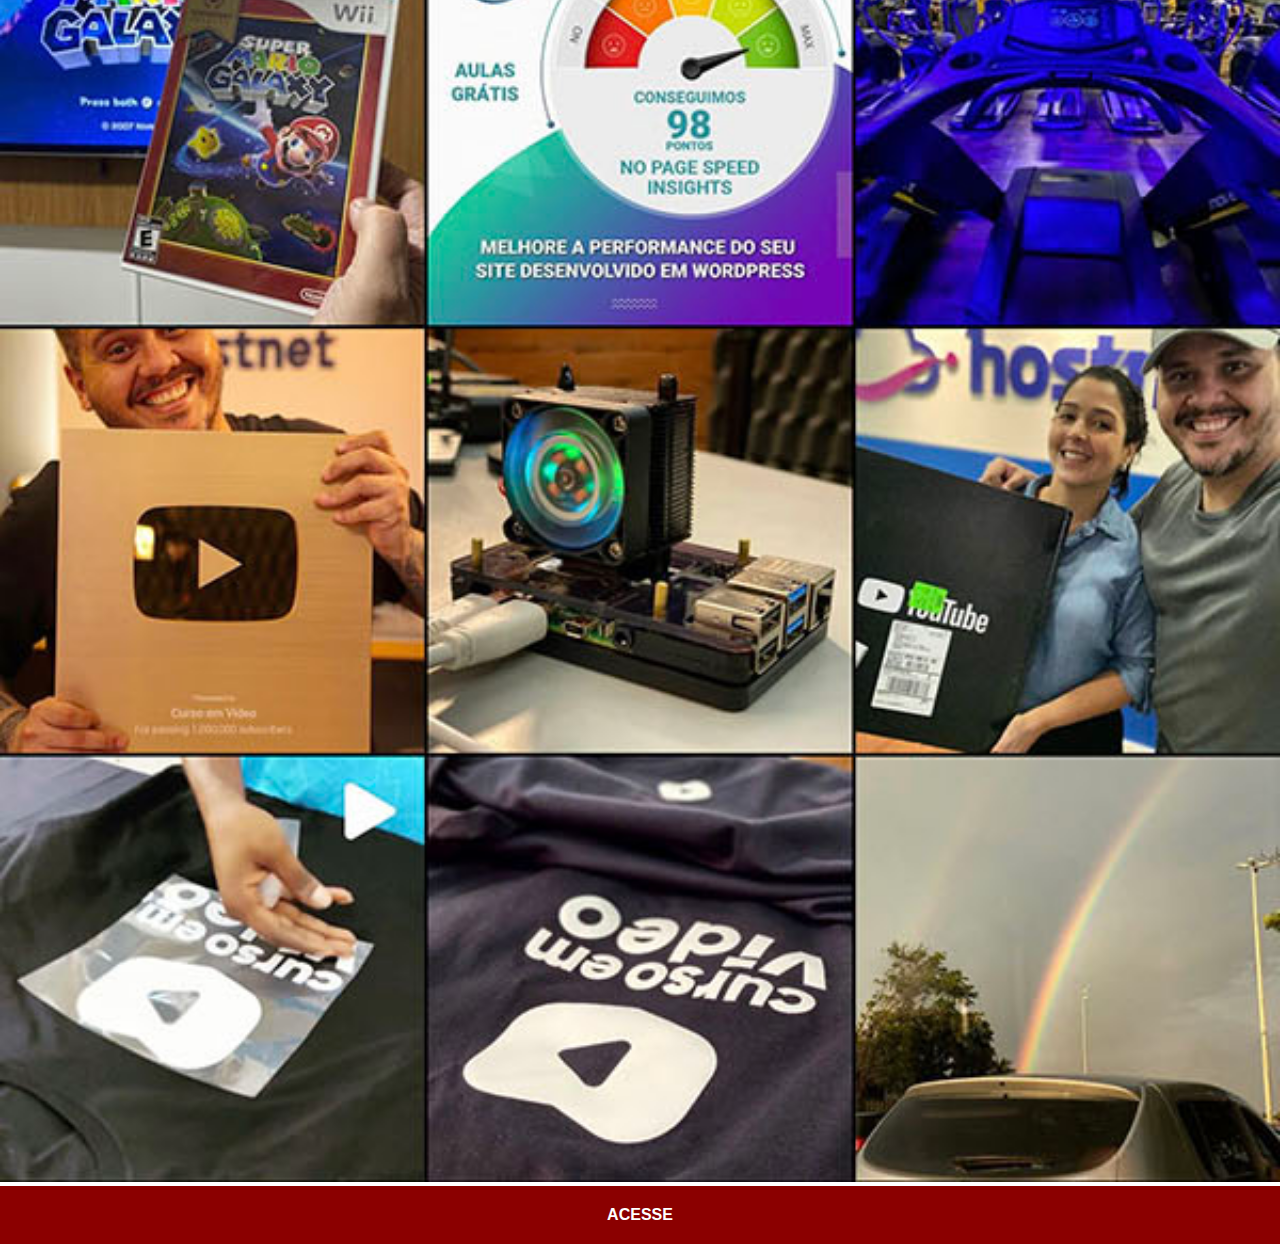
<file: instagram.html>
<!DOCTYPE html>
<html lang="pt-br">
<head>
    <meta charset="UTF-8">
    <meta name="viewport" content="width=device-width, initial-scale=1.0">
    <title>Instagram</title>
    <link rel="stylesheet" href="estilos/social.css">
</head>
<body>
    <img src="imagens/tela-instagram.jpg" alt="Instagram">
    <a href="https://www.instagram.com/gustavoguanabara/" target="_blank">ACESSE</a>
</body>
</html>
</file>
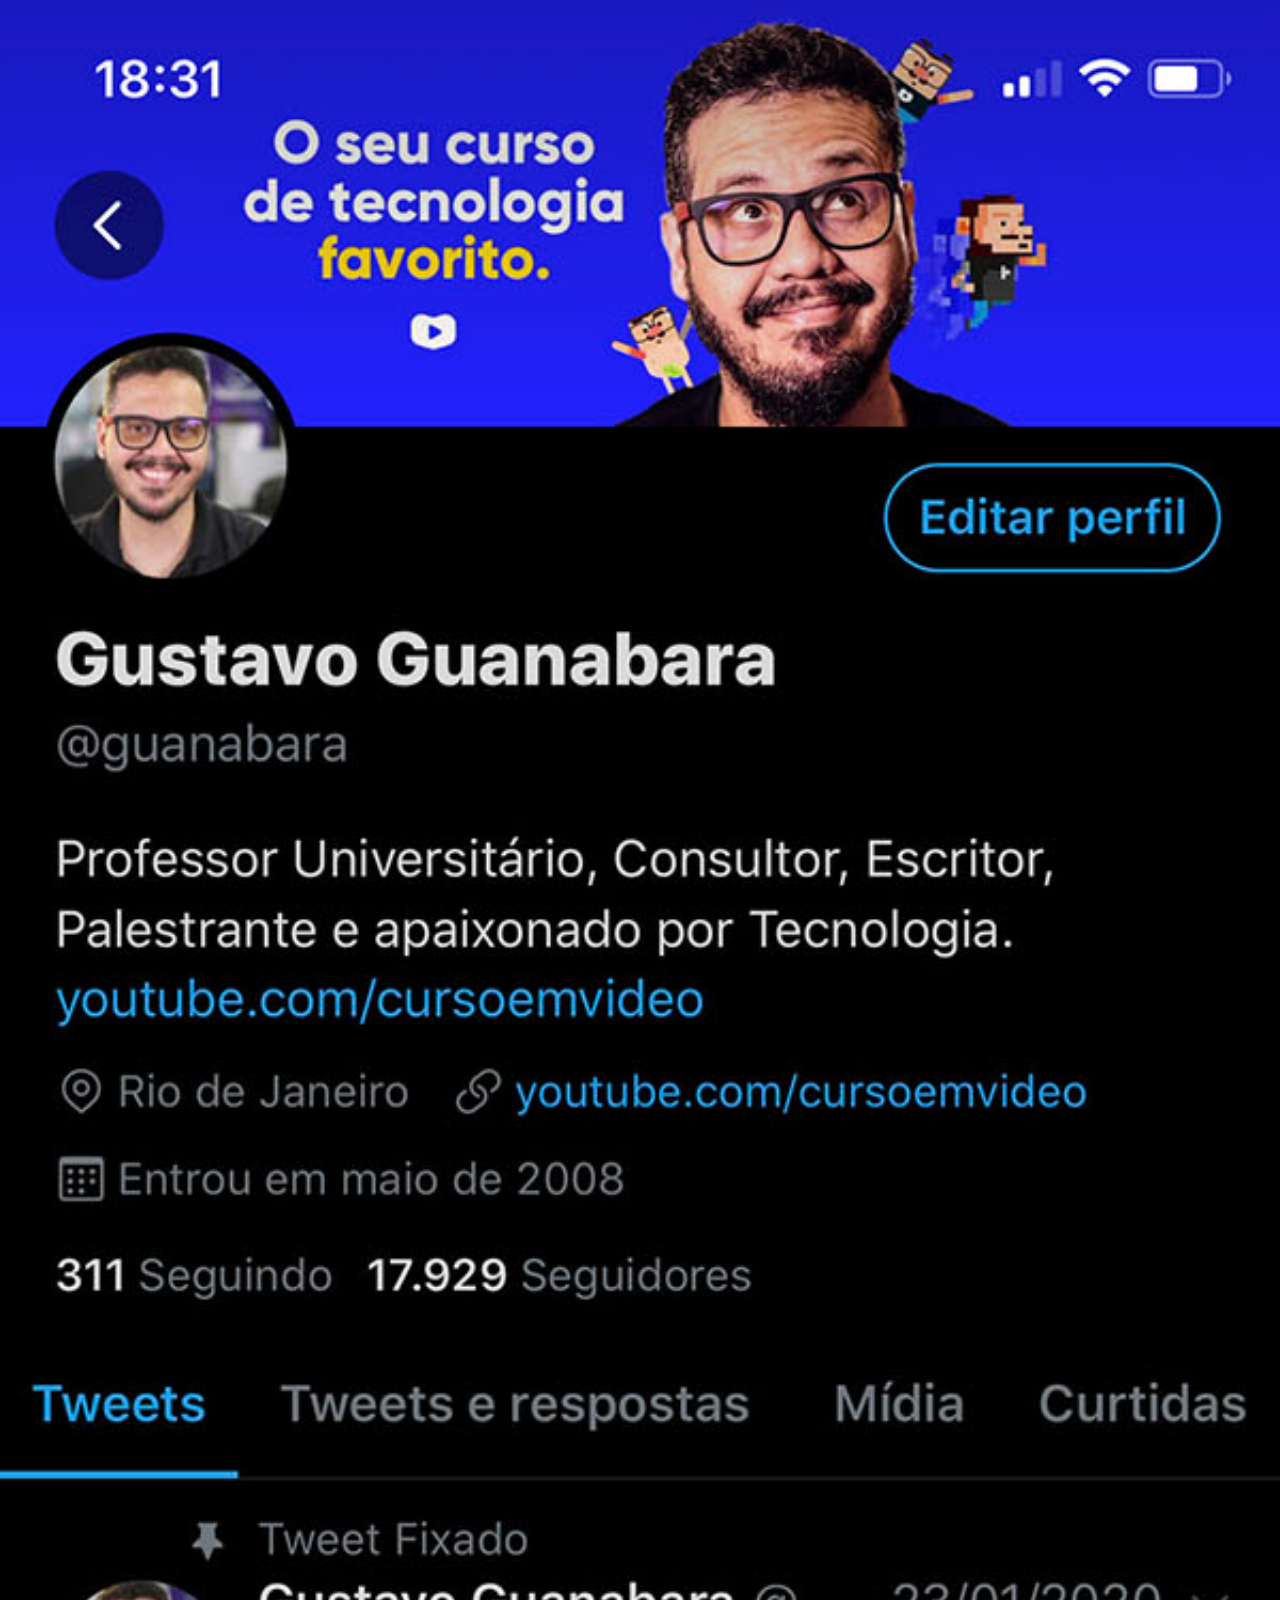
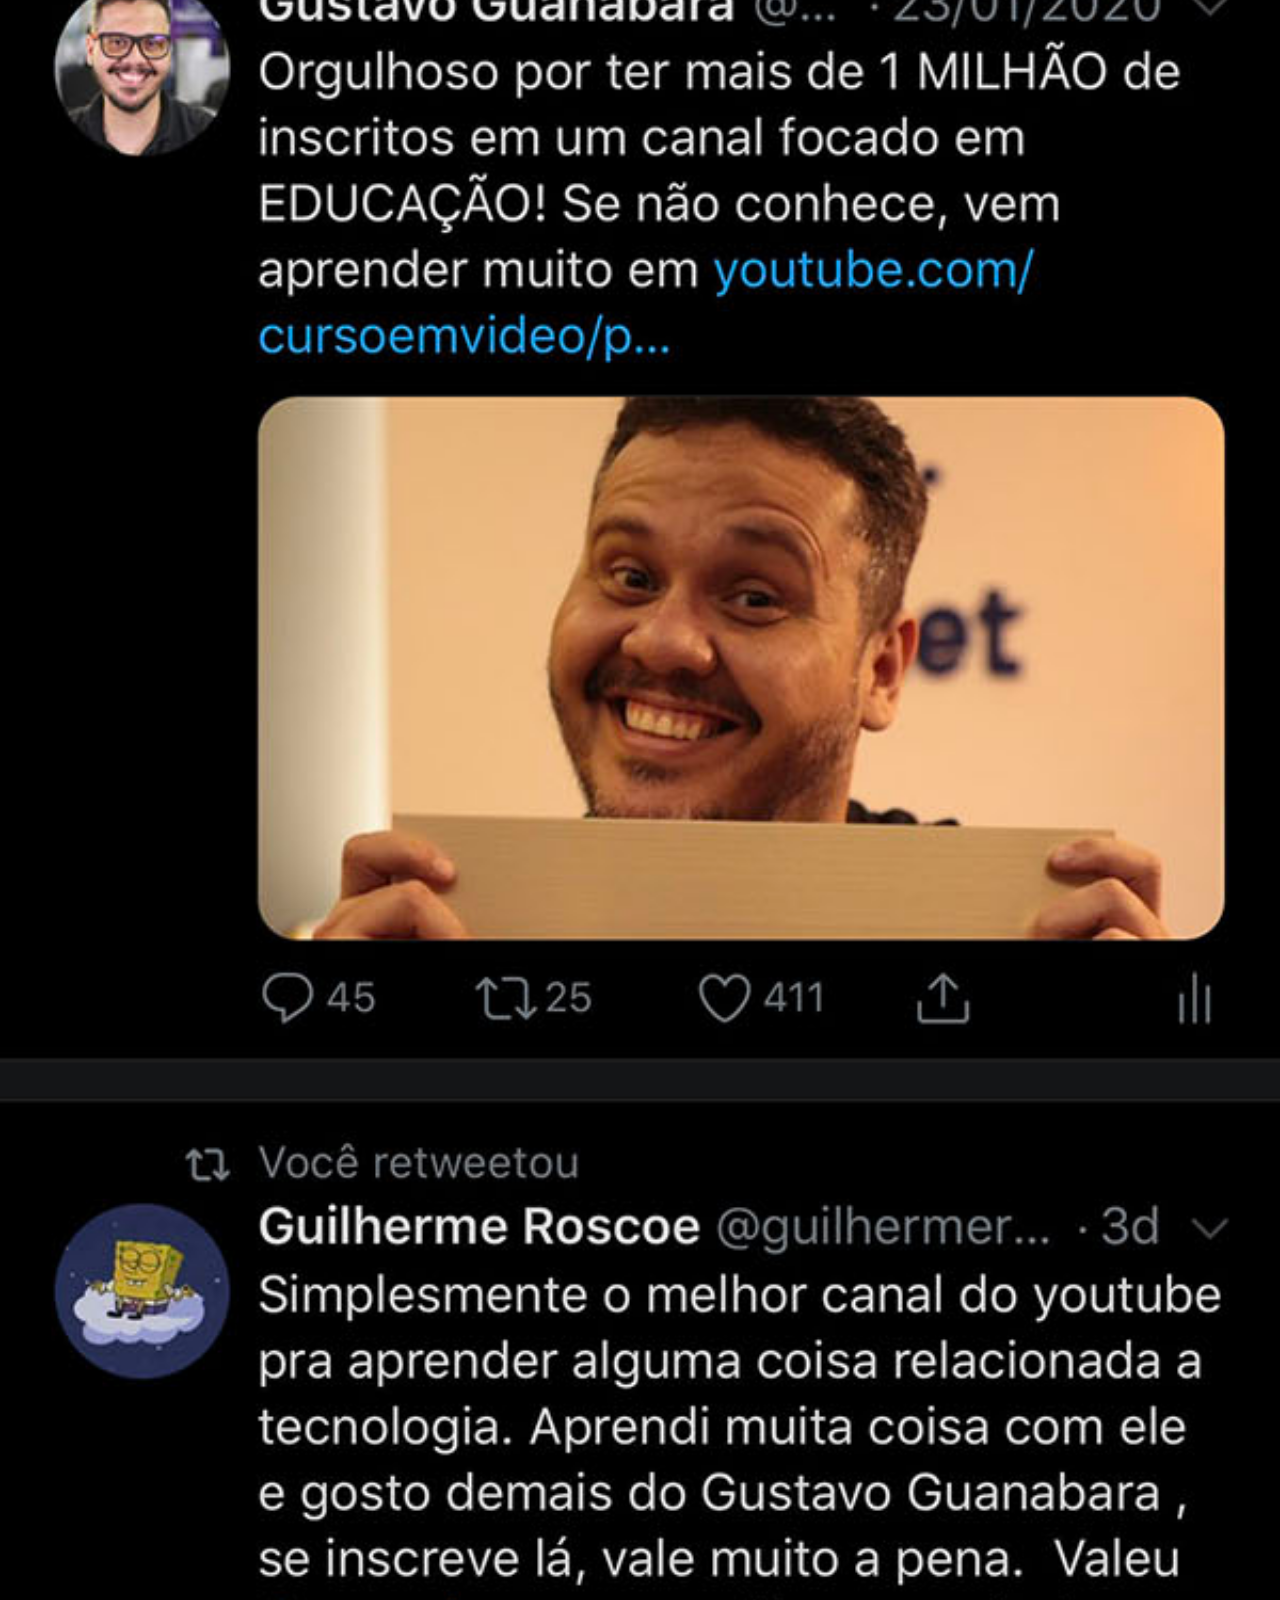
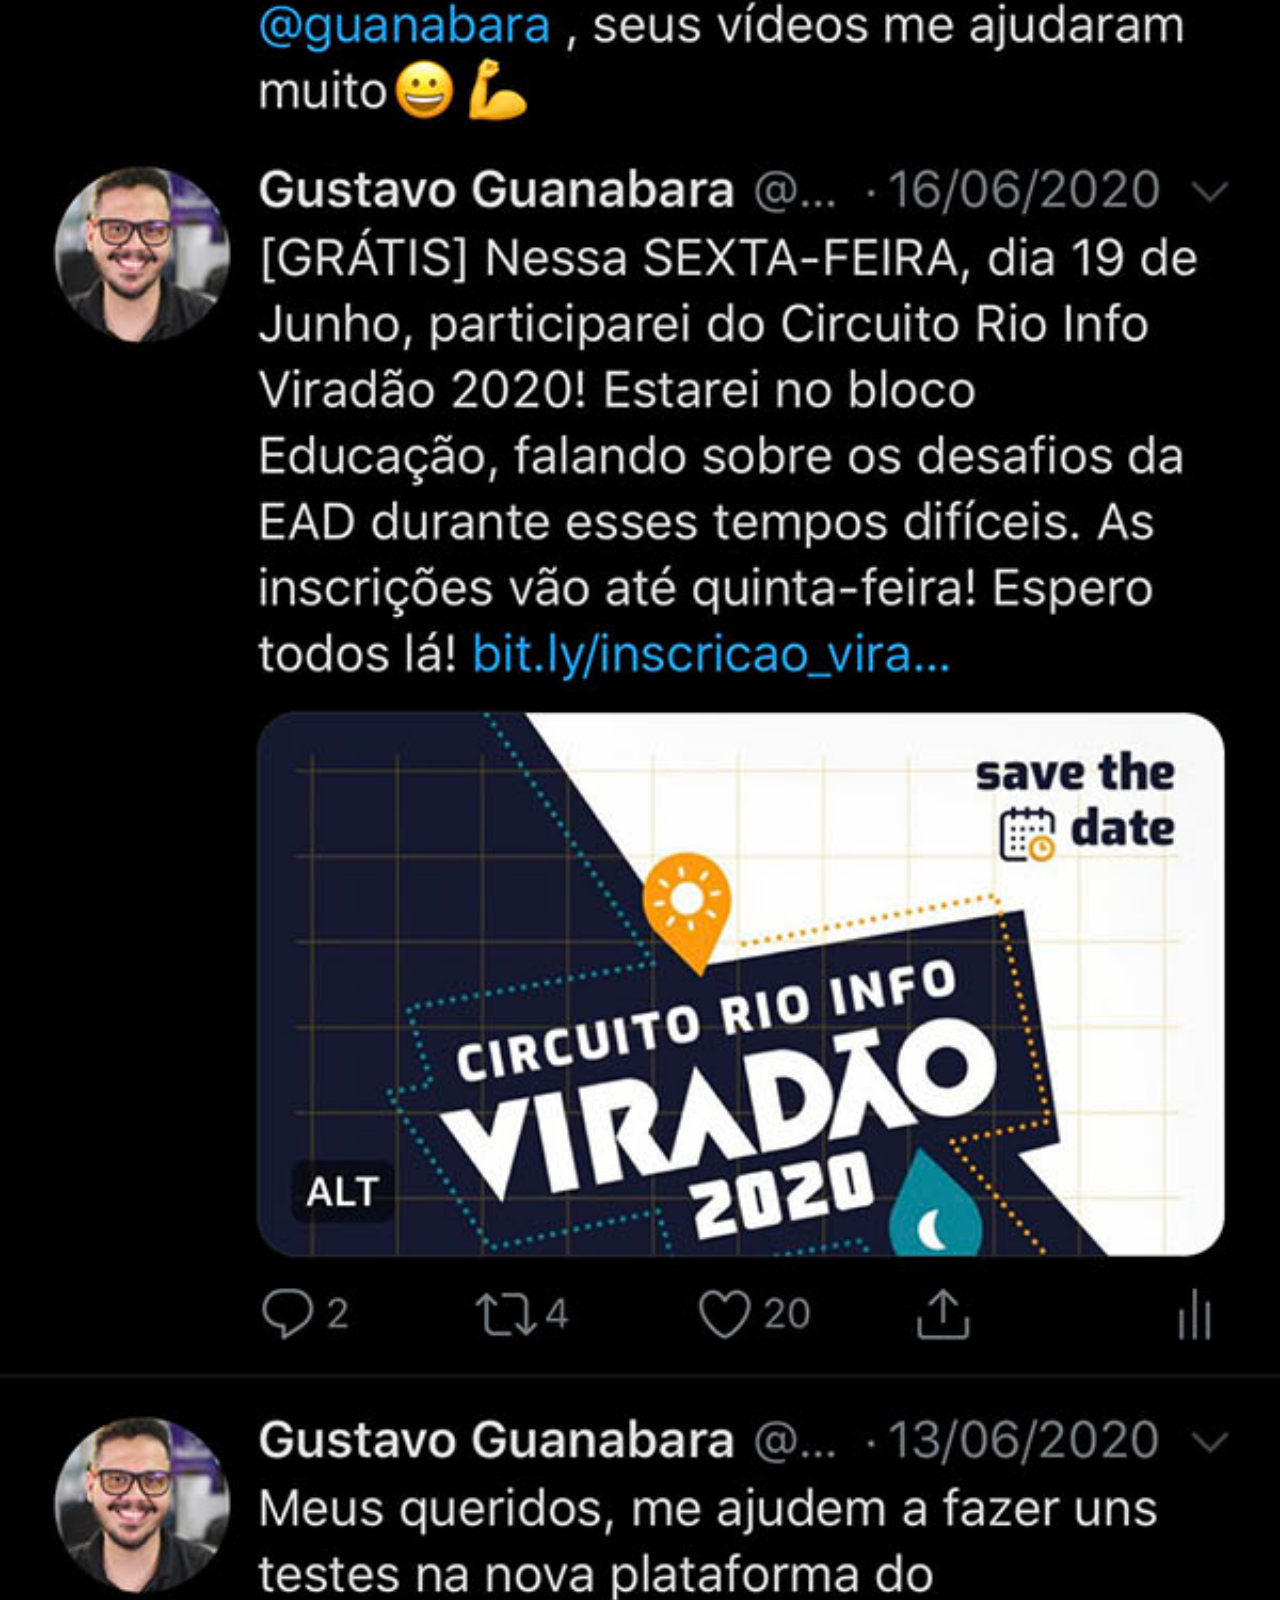
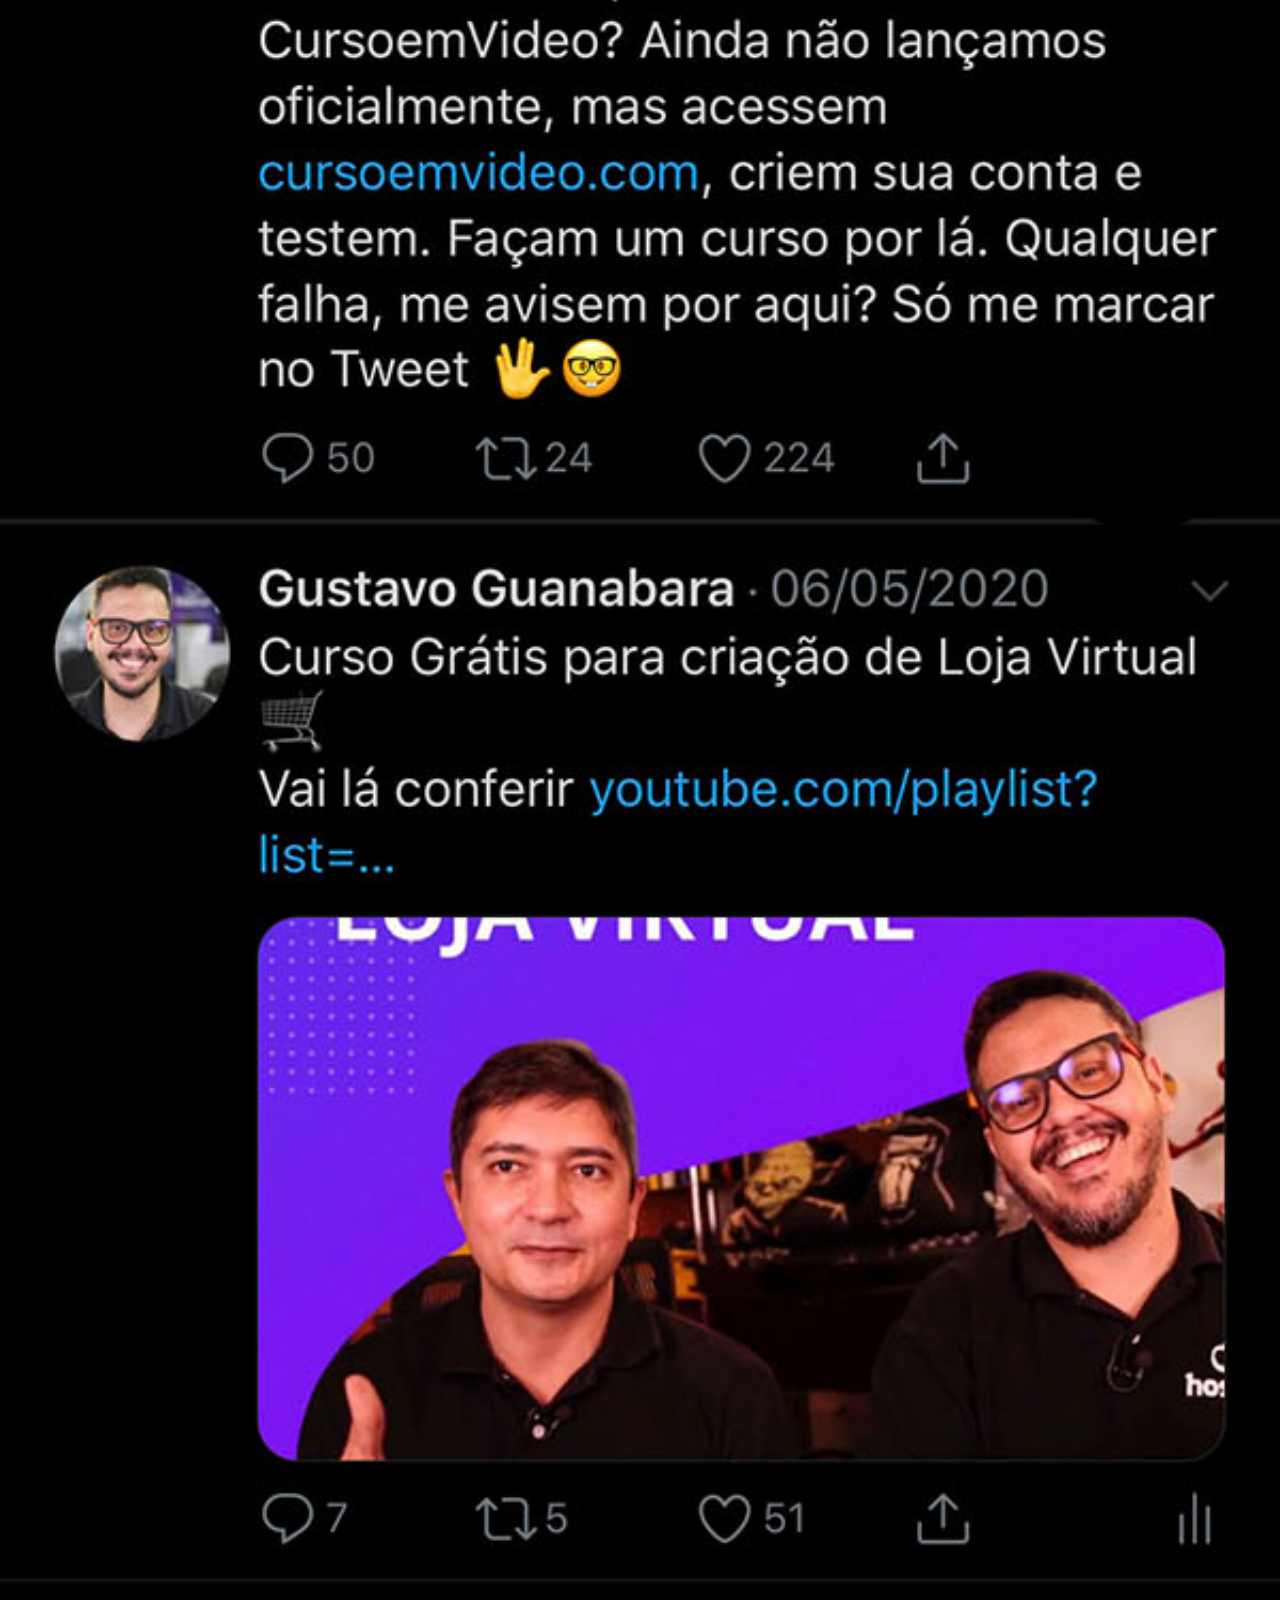
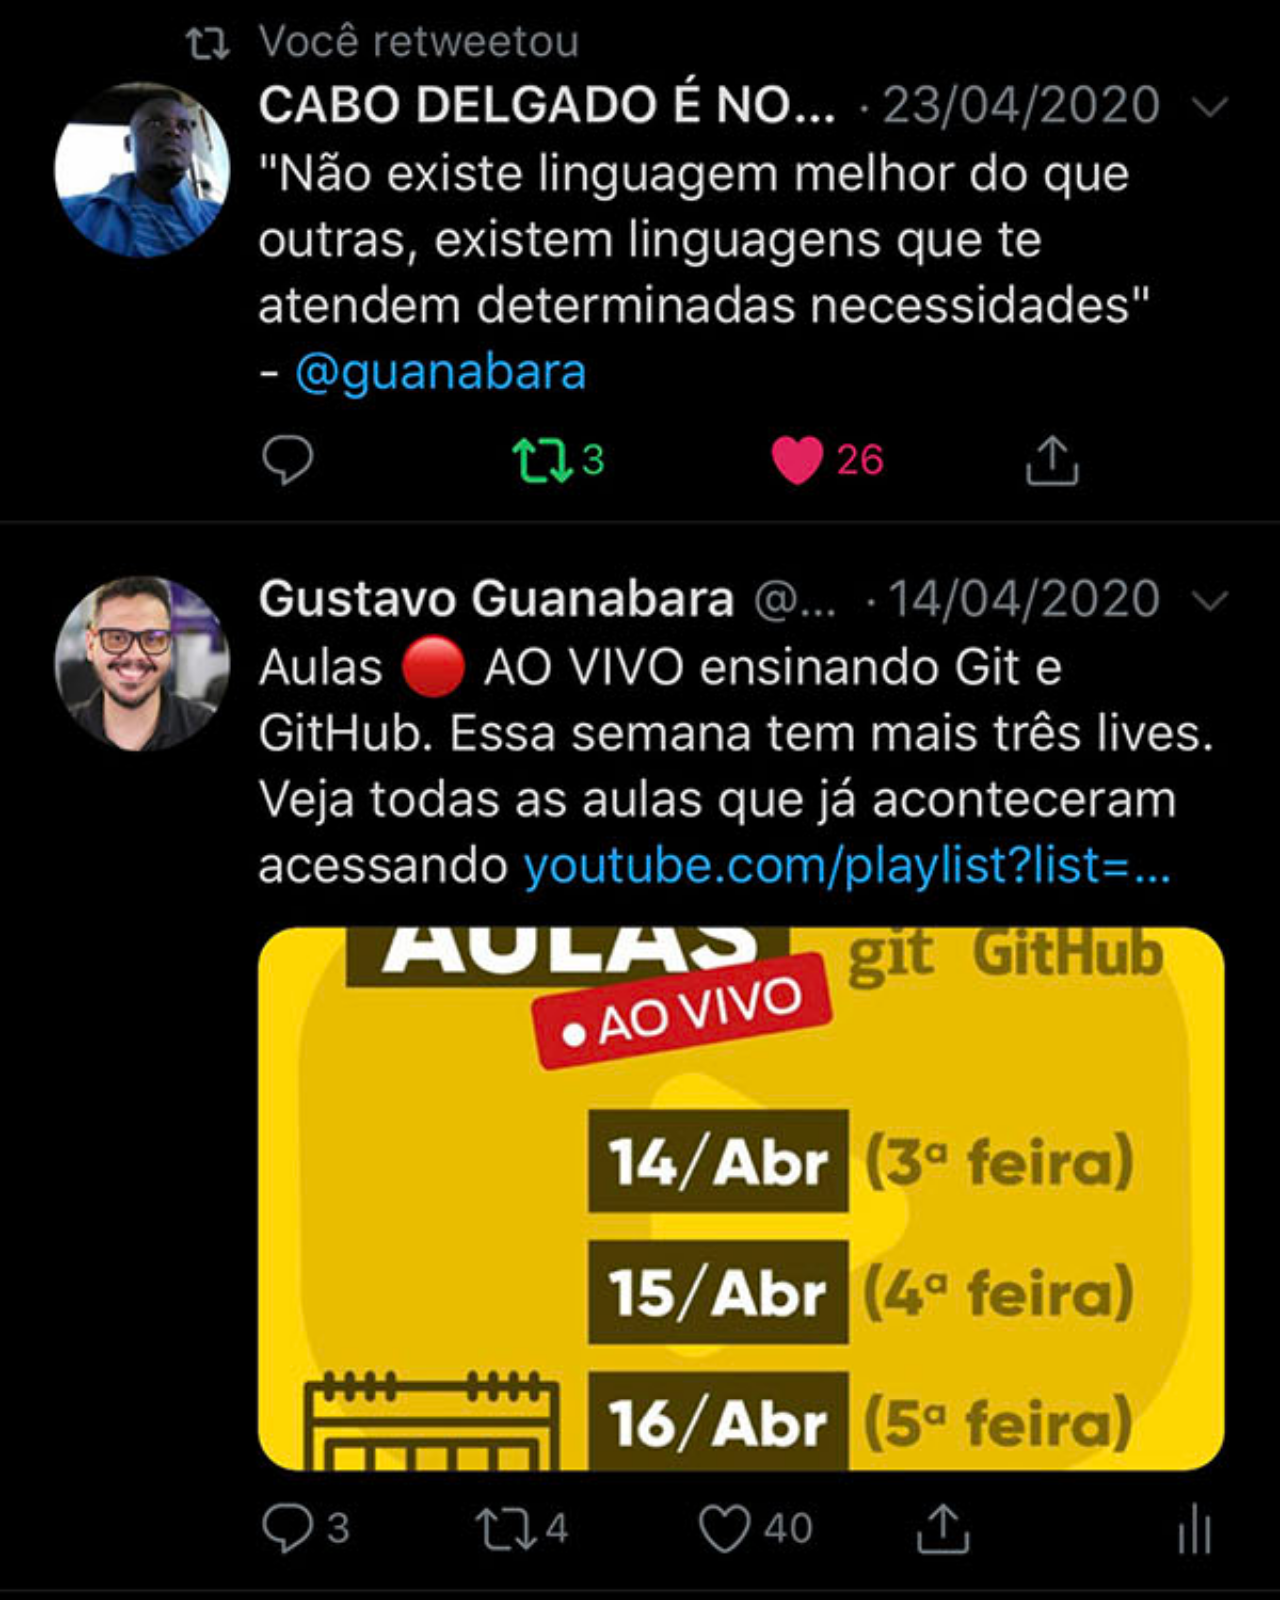
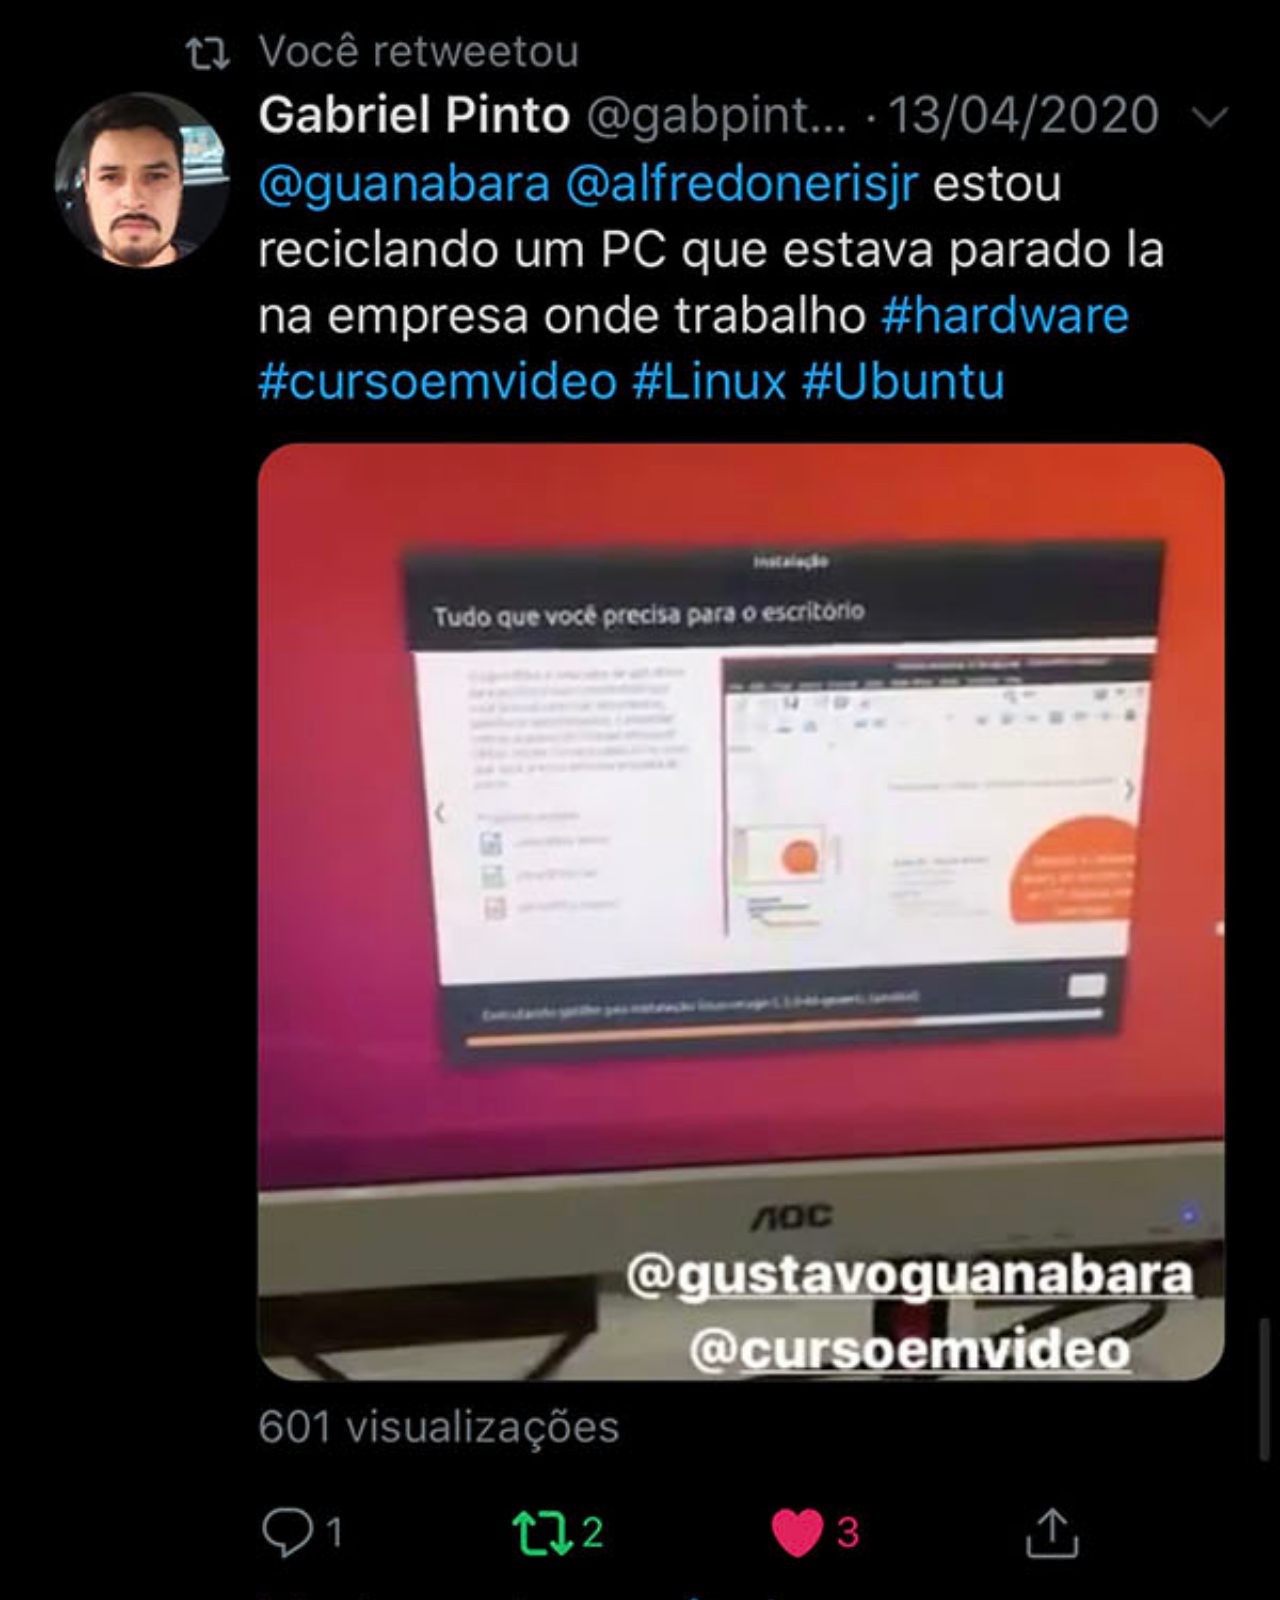
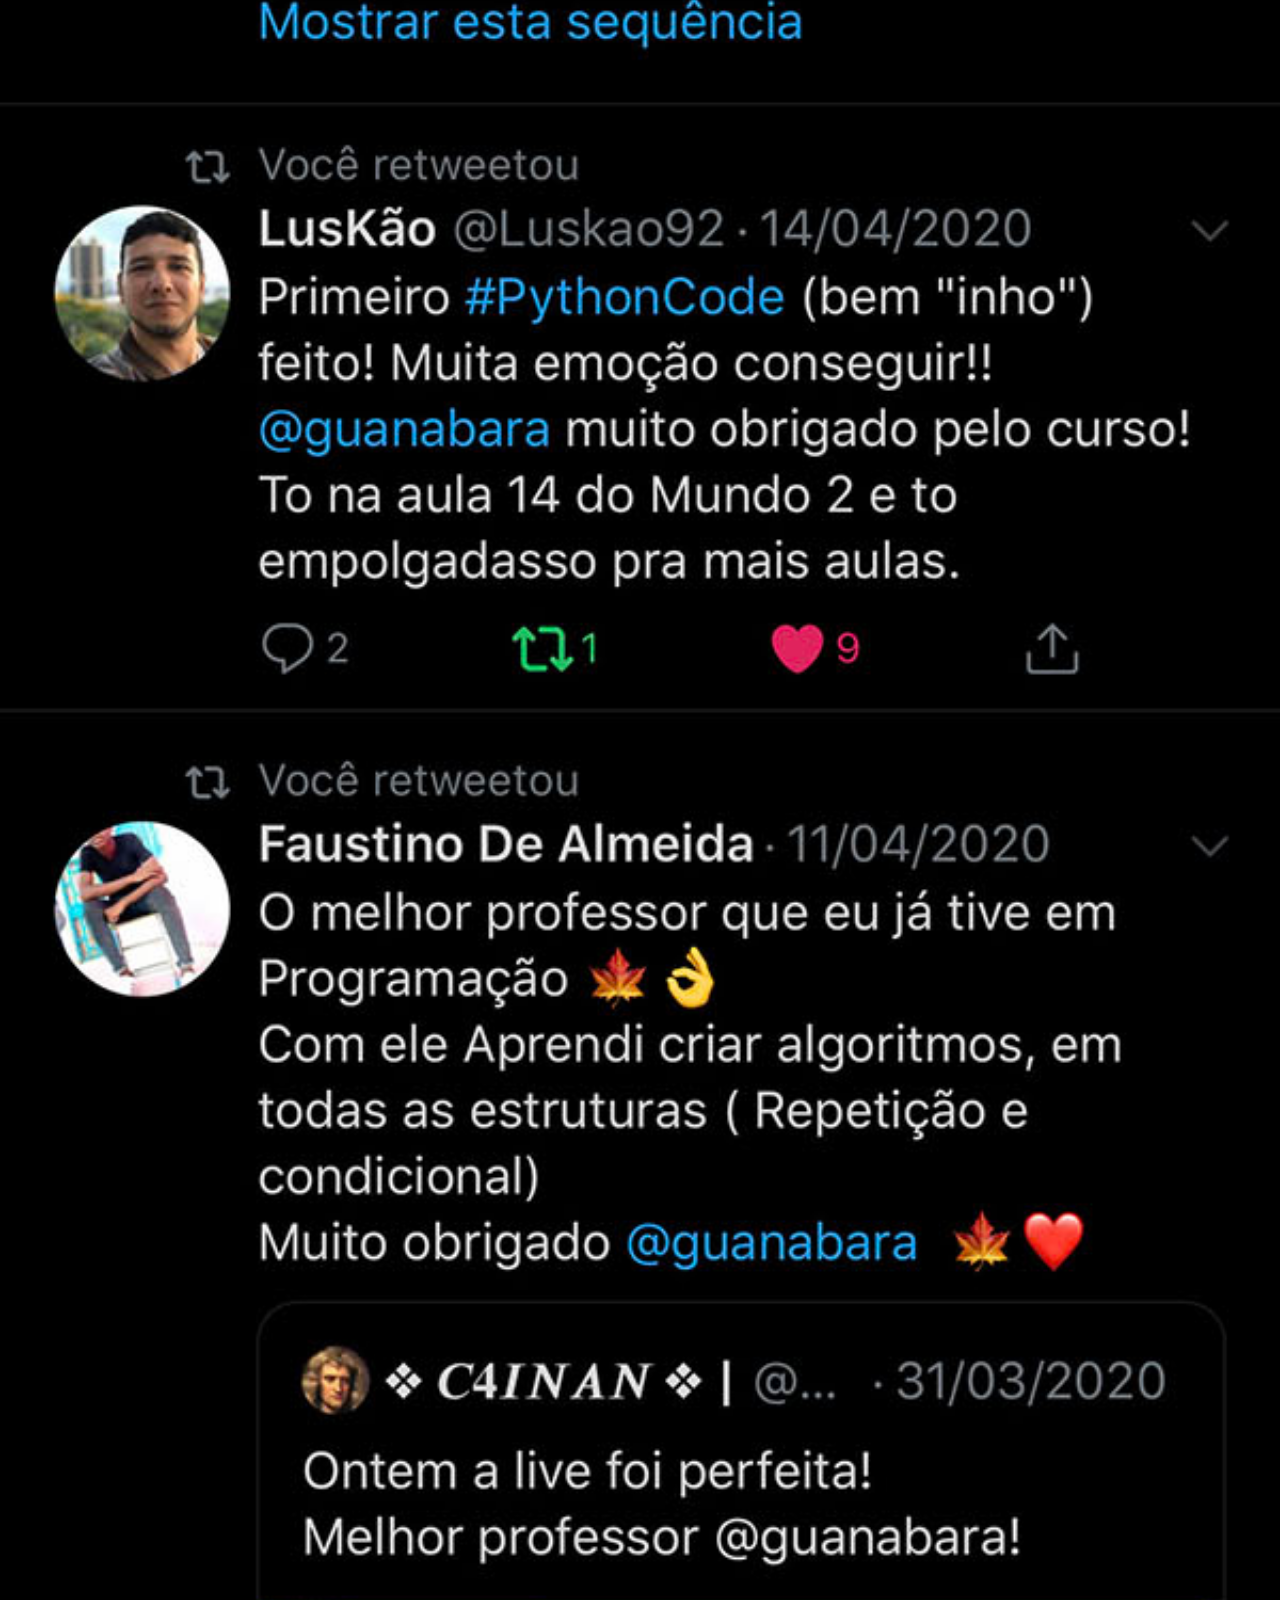
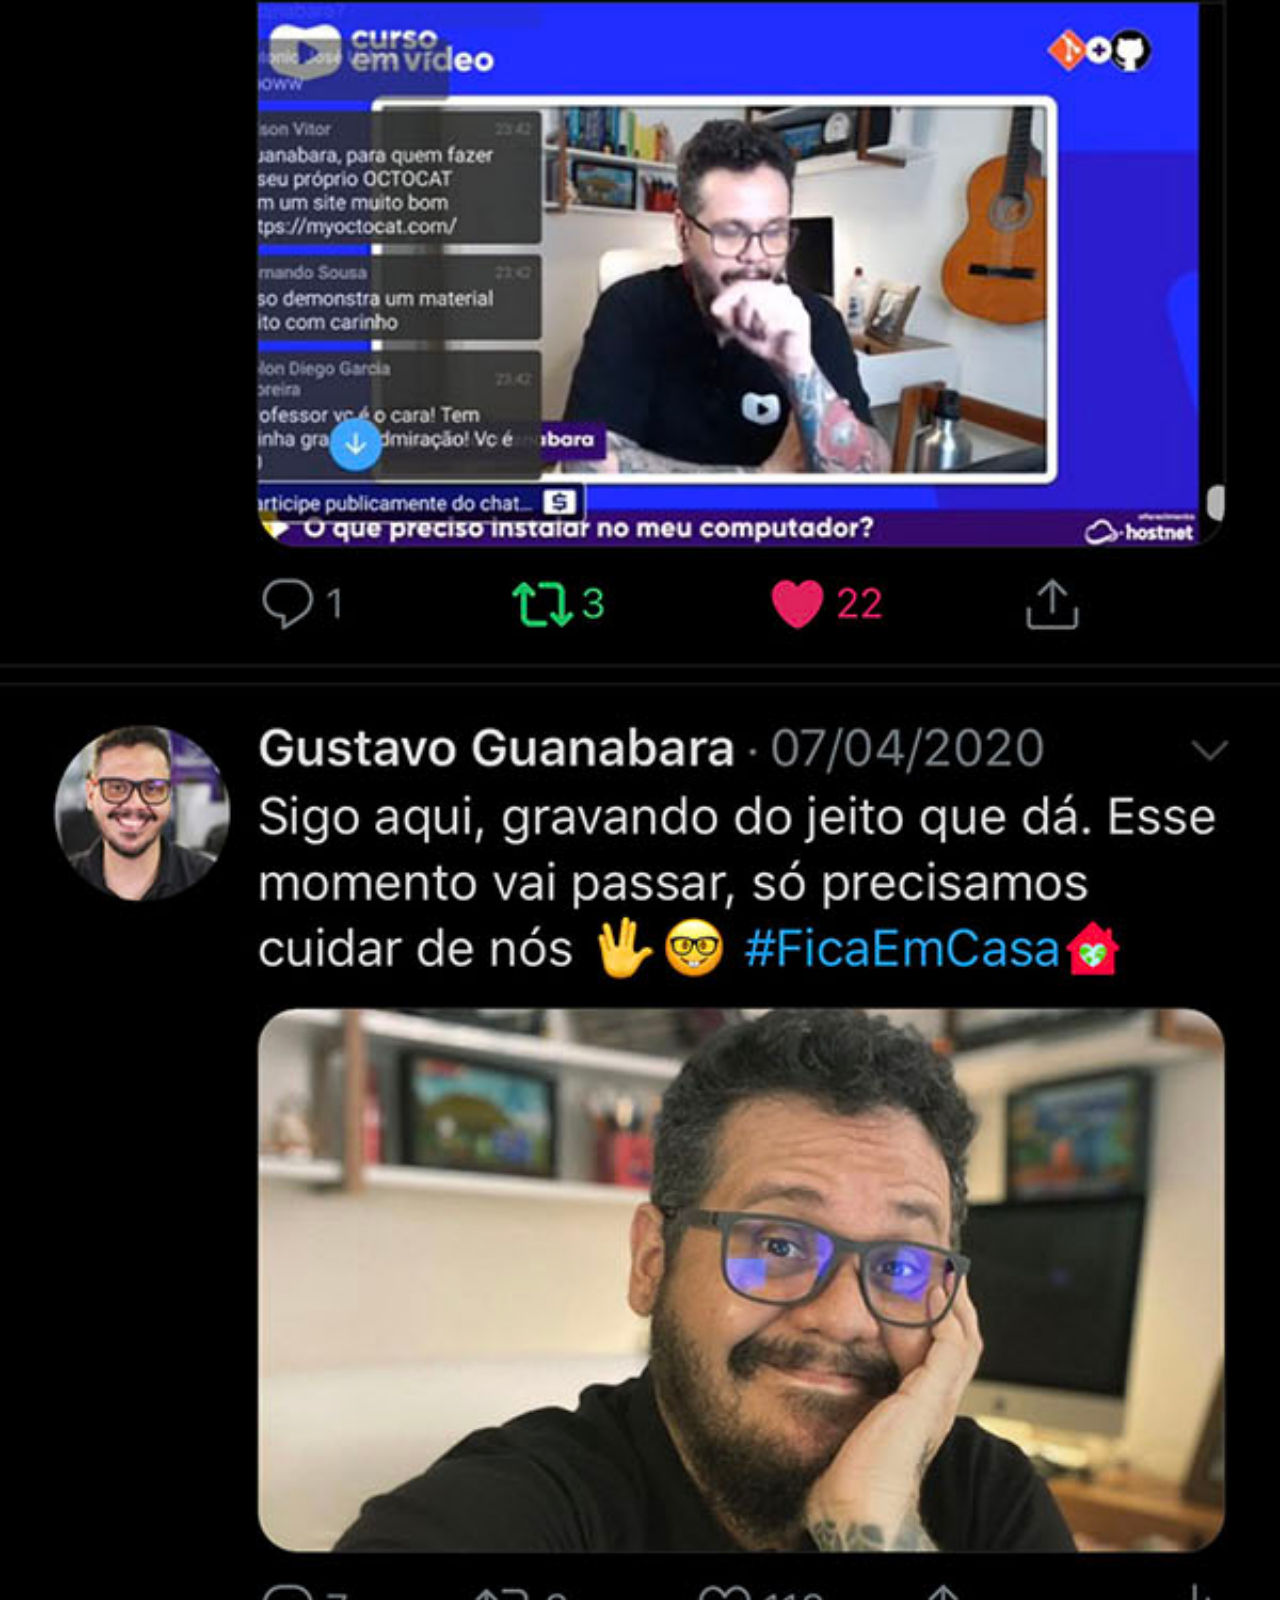
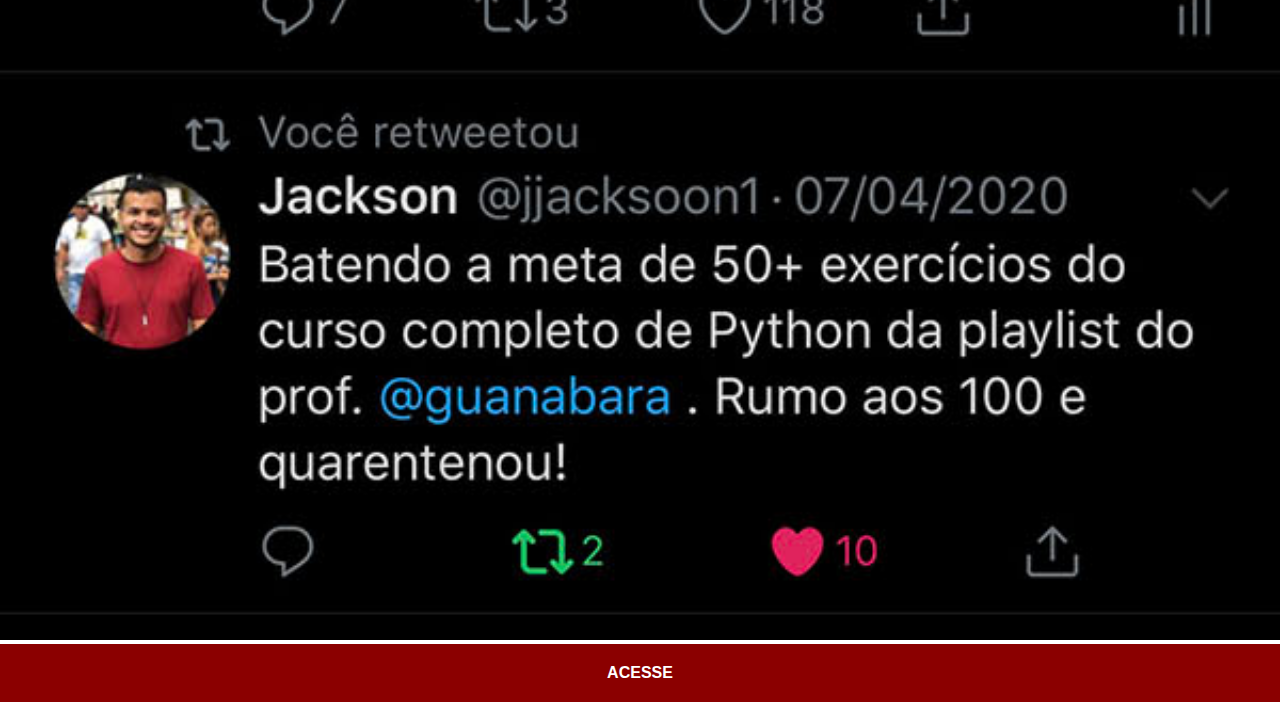
<file: twitter.html>
<!DOCTYPE html>
<html lang="pt-br">
<head>
    <meta charset="UTF-8">
    <meta name="viewport" content="width=device-width, initial-scale=1.0">
    <title>Twitter</title>
    <link rel="stylesheet" href="estilos/social.css">
</head>
<body>
    <img src="imagens/tela-twitter.jpg" alt="Twitter">
    <a href="https://twitter.com/guanabara" target="_blank">ACESSE</a>
</body>
</html>
</file>
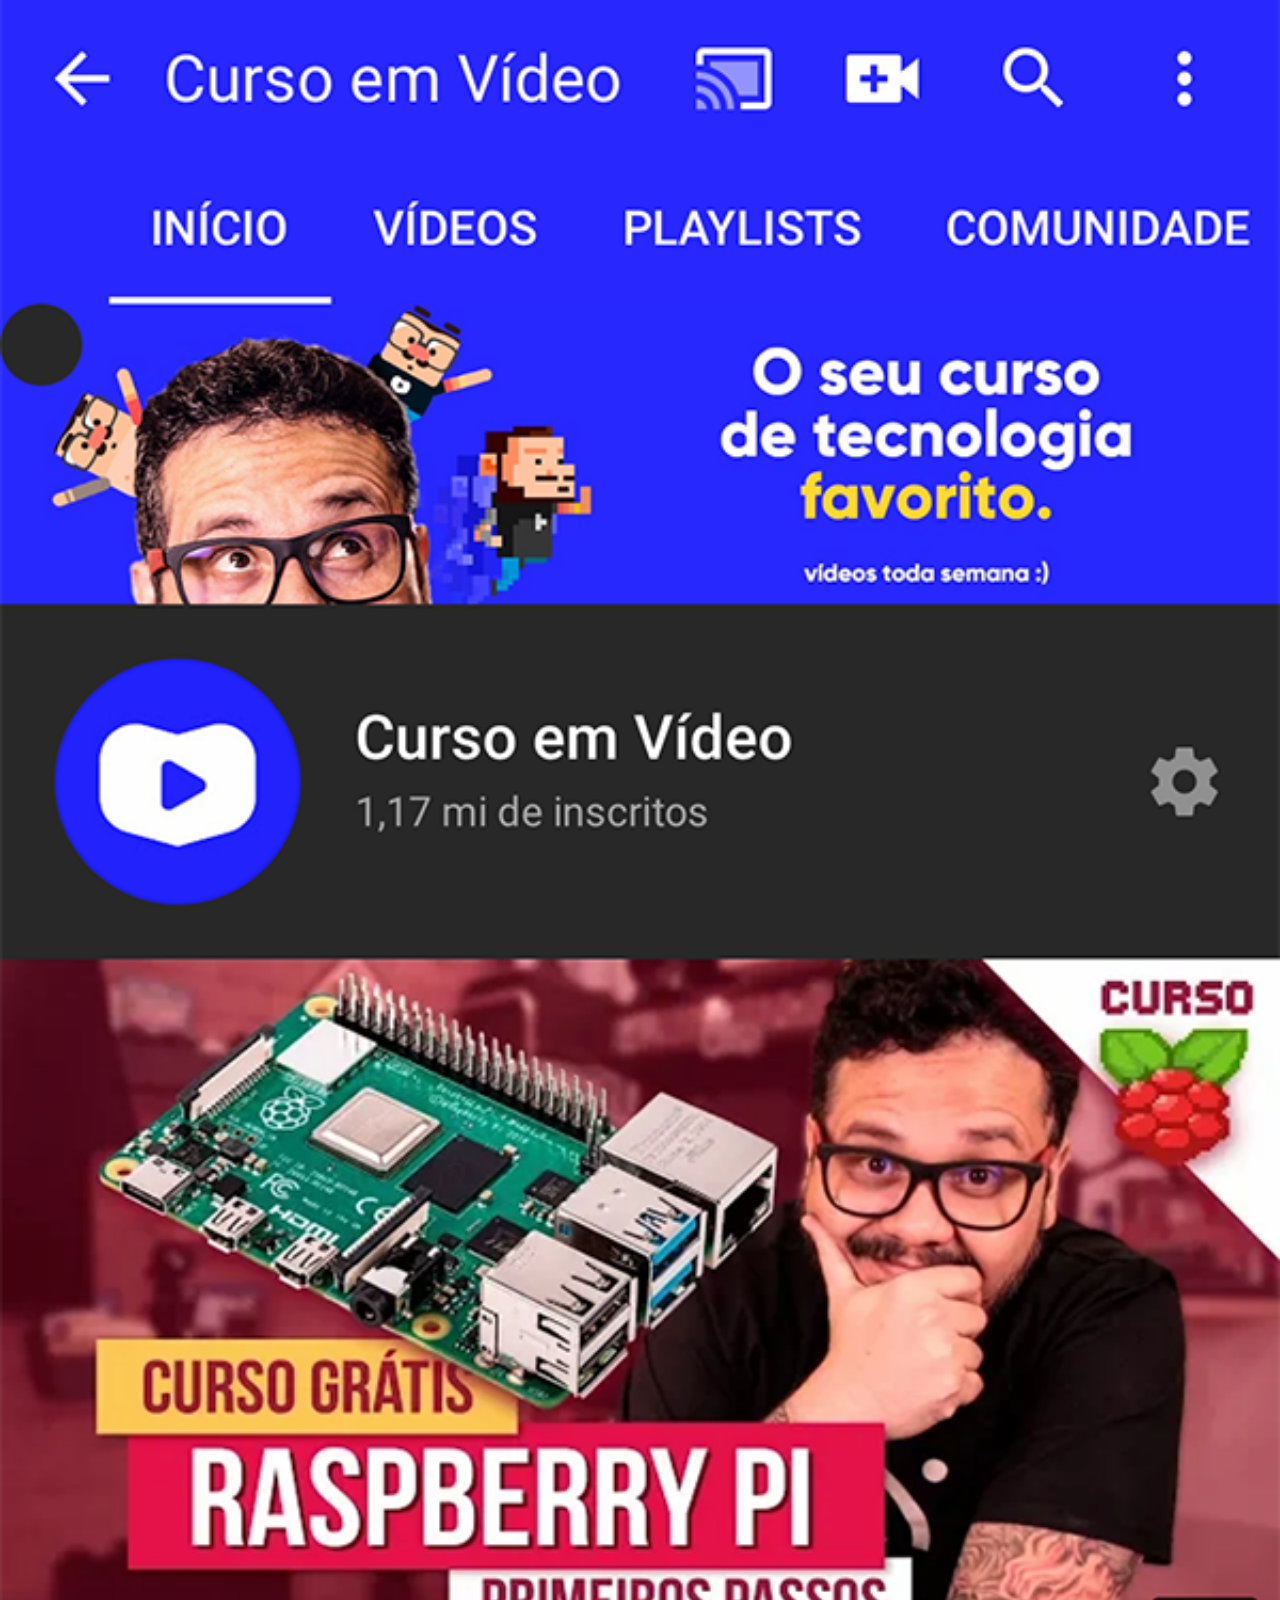
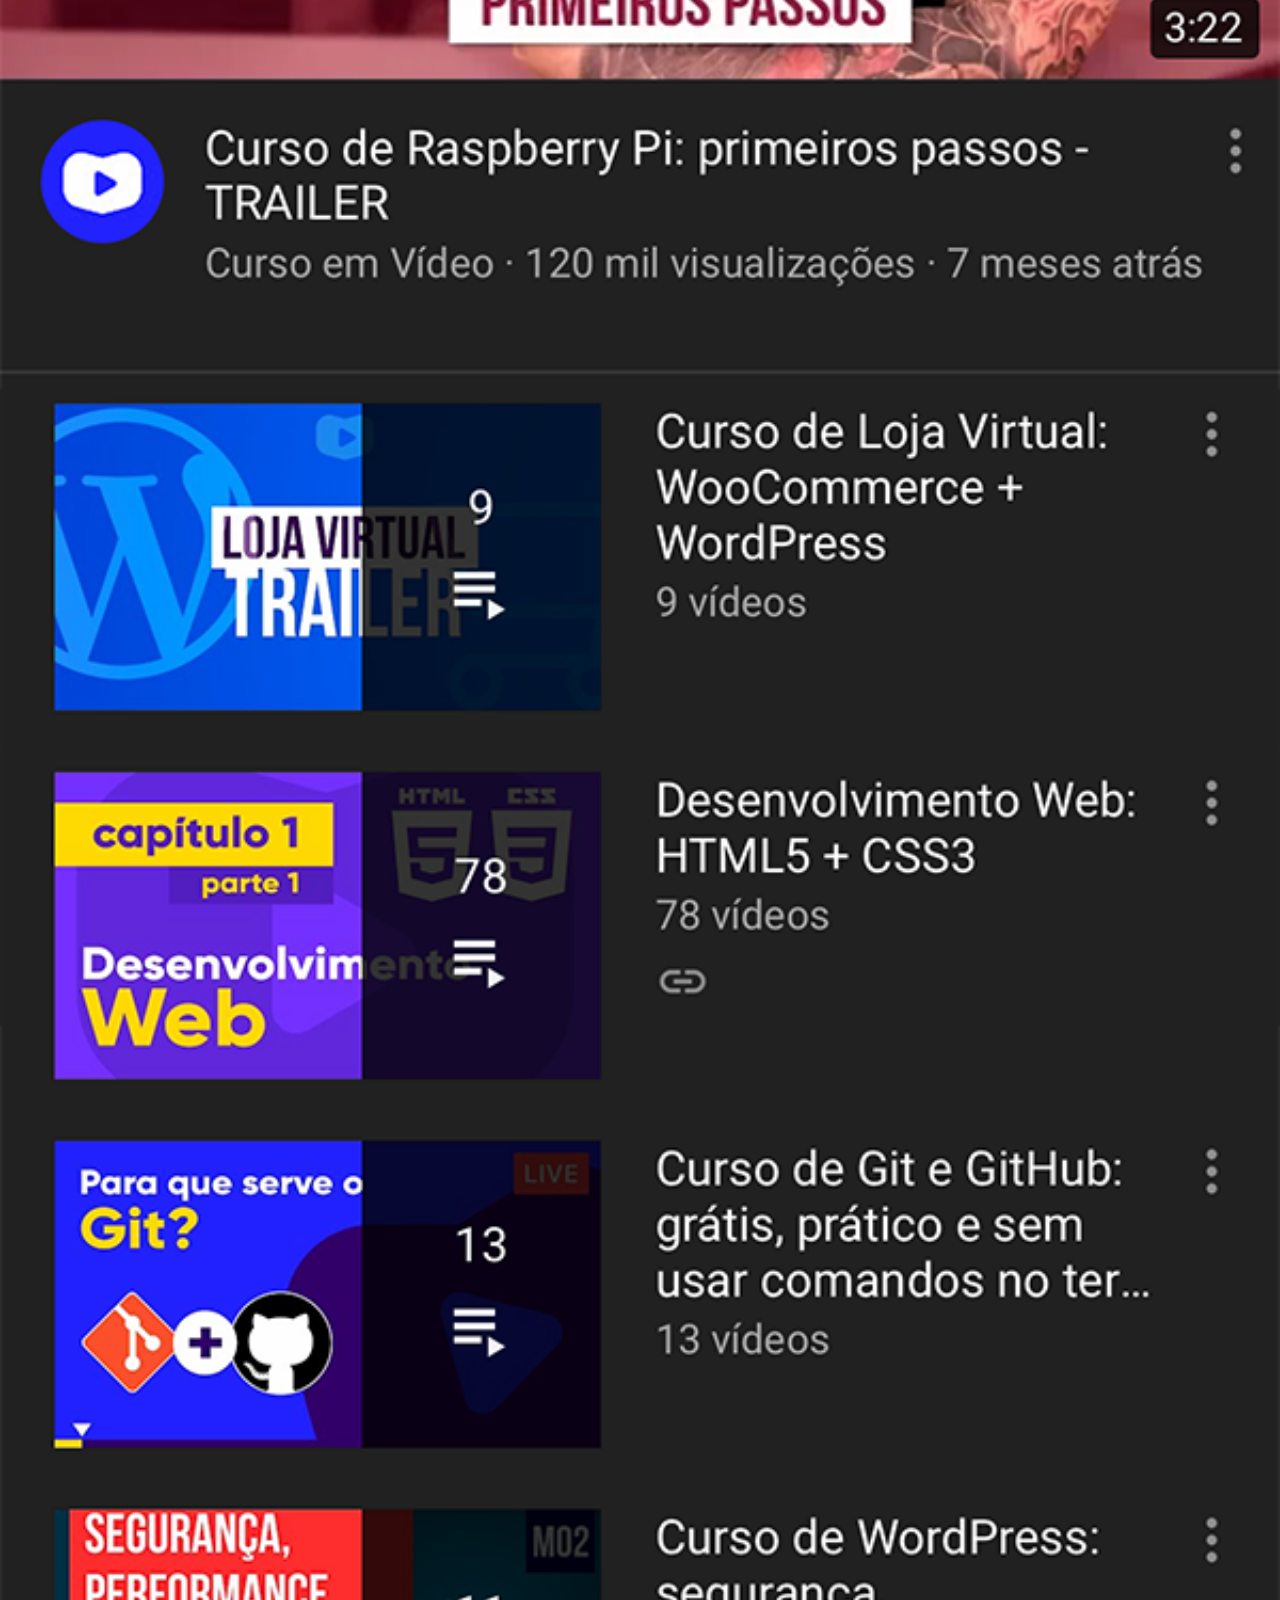
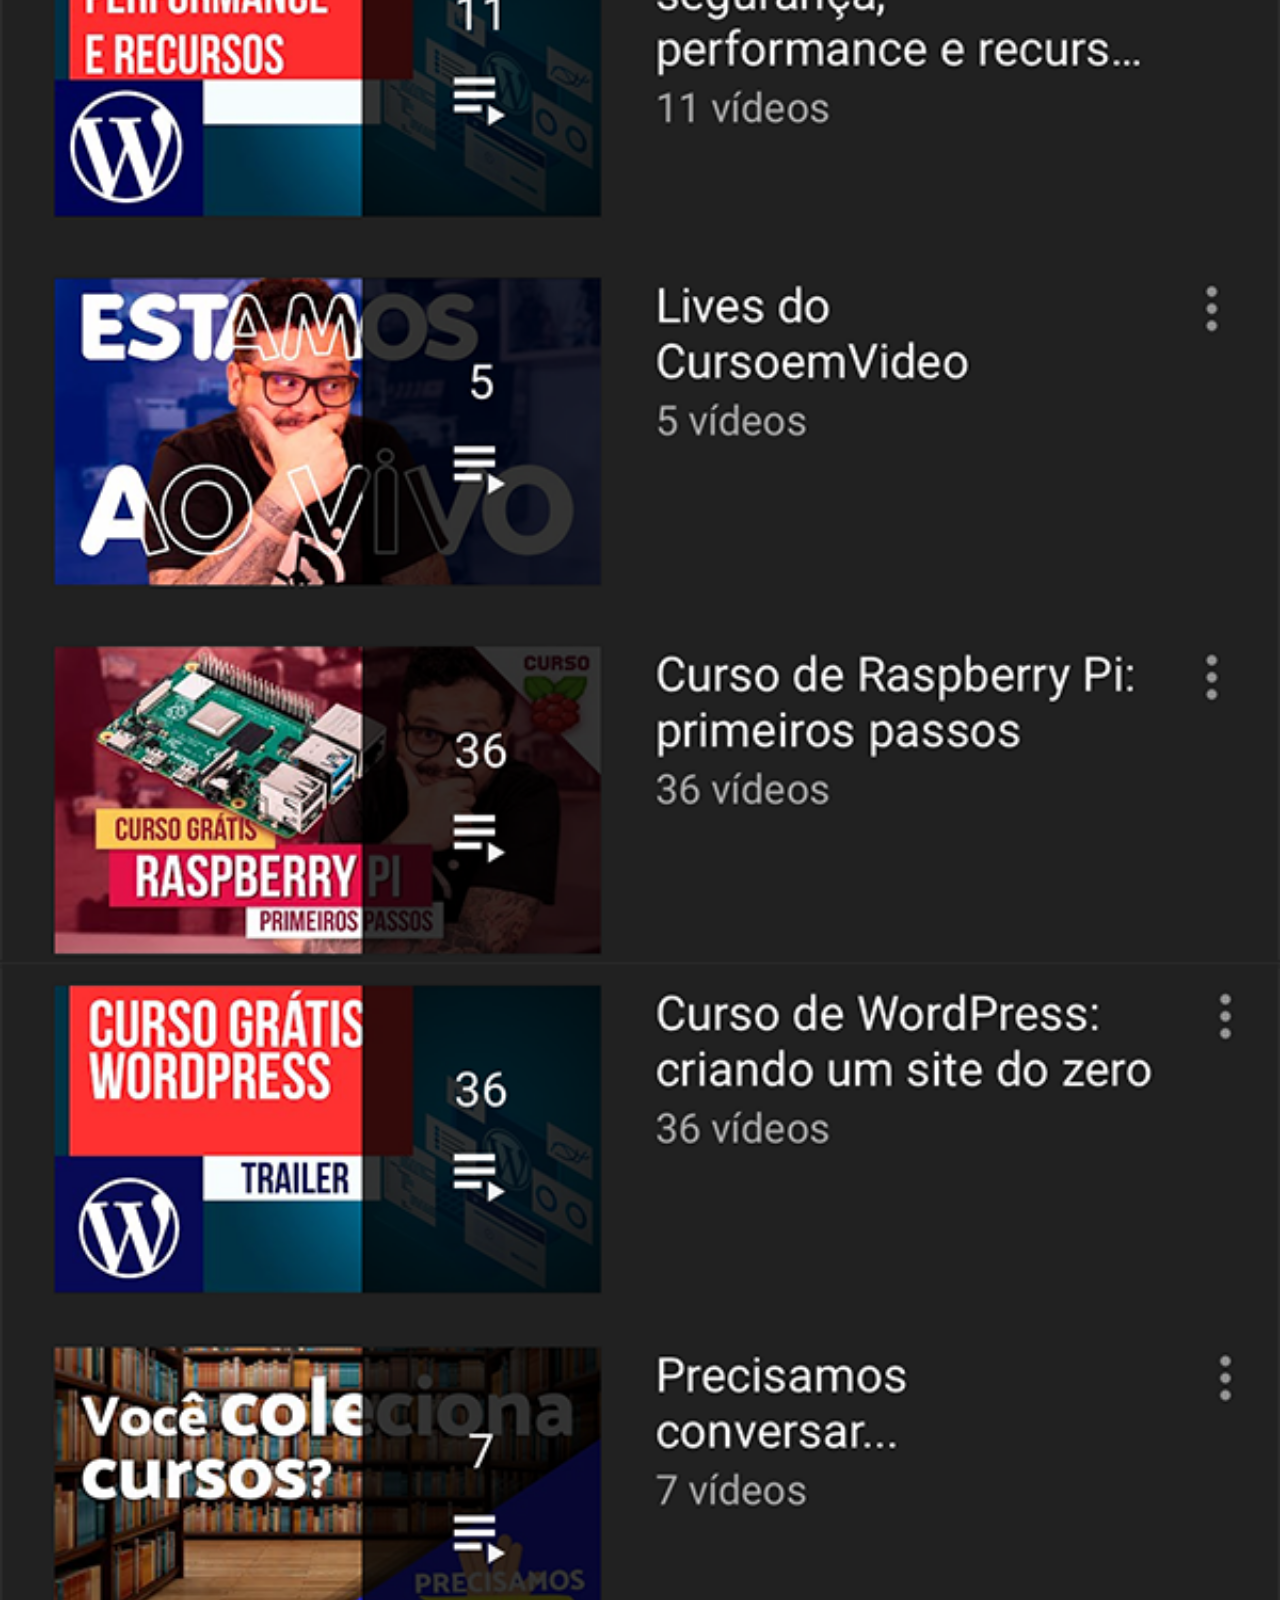
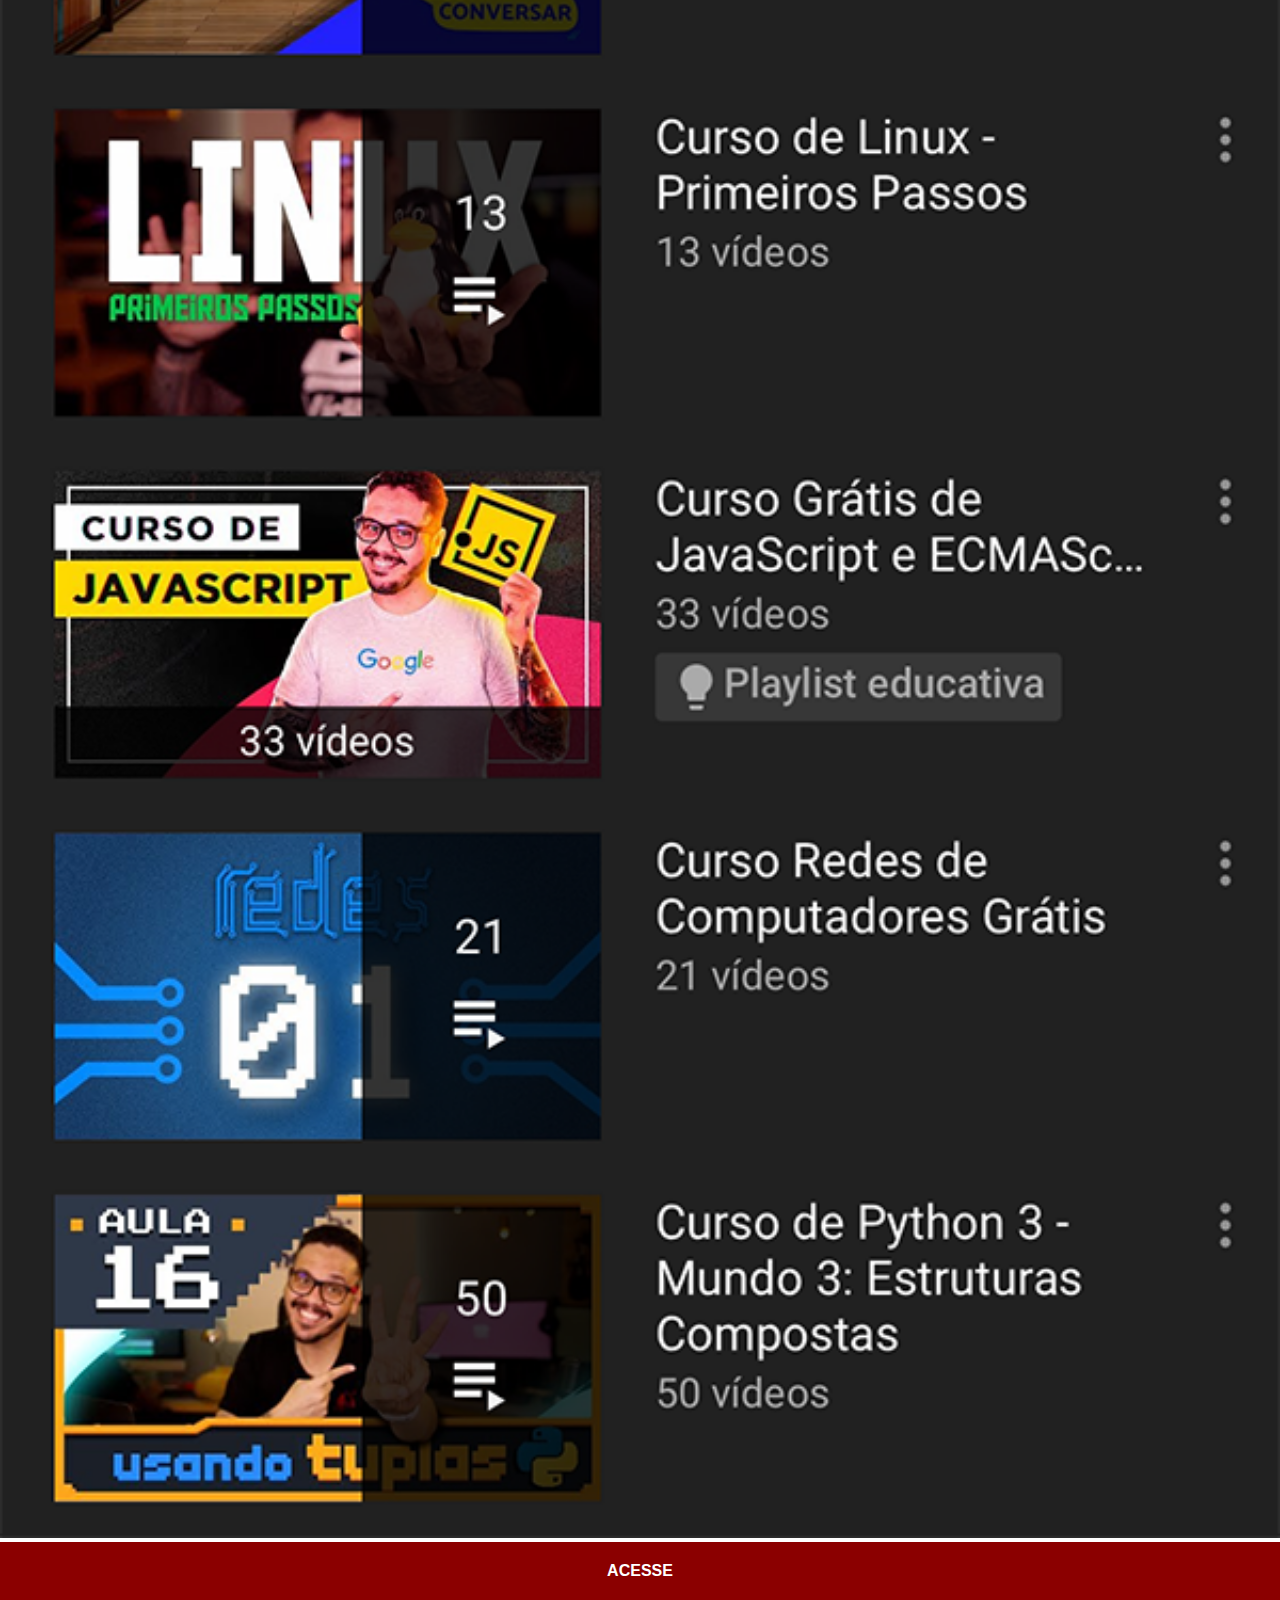
<file: youtube.html>
<!DOCTYPE html>
<html lang="br">
<head>
    <meta charset="UTF-8">
    <meta name="viewport" content="width=device-width, initial-scale=1.0">
    <title>YouTube</title>
    <link rel="stylesheet" href="estilos/social.css">
</head>
<body>
    <img src="imagens/tela-youtube.png" alt="YouTube">
    <a href="https://www.youtube.com/@CursoemVideo" target="_blank">ACESSE</a>
</body>
</html>
</file>
<file: estilos/style.css>
@charset "UTF-8";

* {
    margin: 0;
    padding: 0;
    font-family: Arial, Helvetica, sans-serif;
}
html,body {
    height: 100vh;
    width: 100vw;
}
body {
    background: url(../imagens/fundo-madeira.jpg) no-repeat top center;
    background-size: cover;
    background-attachment:fixed;
}
main {
    position: relative;
    height: 100vh;
}
section#telefone {
    position: absolute;
    top: 50%;
    left: 50%;
    transform: translate(-50%, -50%);
    height: 627px;
    width: 311px;
    background: url(../imagens/frame-iphone.png) no-repeat;
}
iframe#tela {
    position: relative;
    top: 80px;
    left: 22px;
    width: 267px;
    height: 471px;
}
section#redes-sociais {
    text-align: right;
}
section#redes-sociais img {
    width:50px;
    height:50px;
    margin: 10px;
    border-radius:50%;
    box-shadow: 2px 2px 5px rgb(0, 0, 0, 0.400);
    box-sizing: border-box;
}
section#redes-sociais img:hover {
    border: 2px solid rgba(255, 255, 255, 0.636);
    transform: translate(-10px, -10px);
    box-shadow: 5px 5px 10px rgba(0, 0, 0, 0.62 3);
    transition: .3s, border 1s;
}
</file>
<file: estilos/social.css>
@charset "UTF-8";
* {
    margin:0px;
    padding: 0px;
    font-family: Arial, Helvetica, sans-serif;
}
::-webkit-scrollbar {
    width: 0px;
    height: 0px;
}
img {
    width: 100vw;
}
a {
    display: block;
    background-color: darkred;
    padding: 20px;
    text-align: center;
    font-weight: bolder;
    text-decoration: none;
    color: white;
}
a:hover {
    background-color: red;
}
</file>
